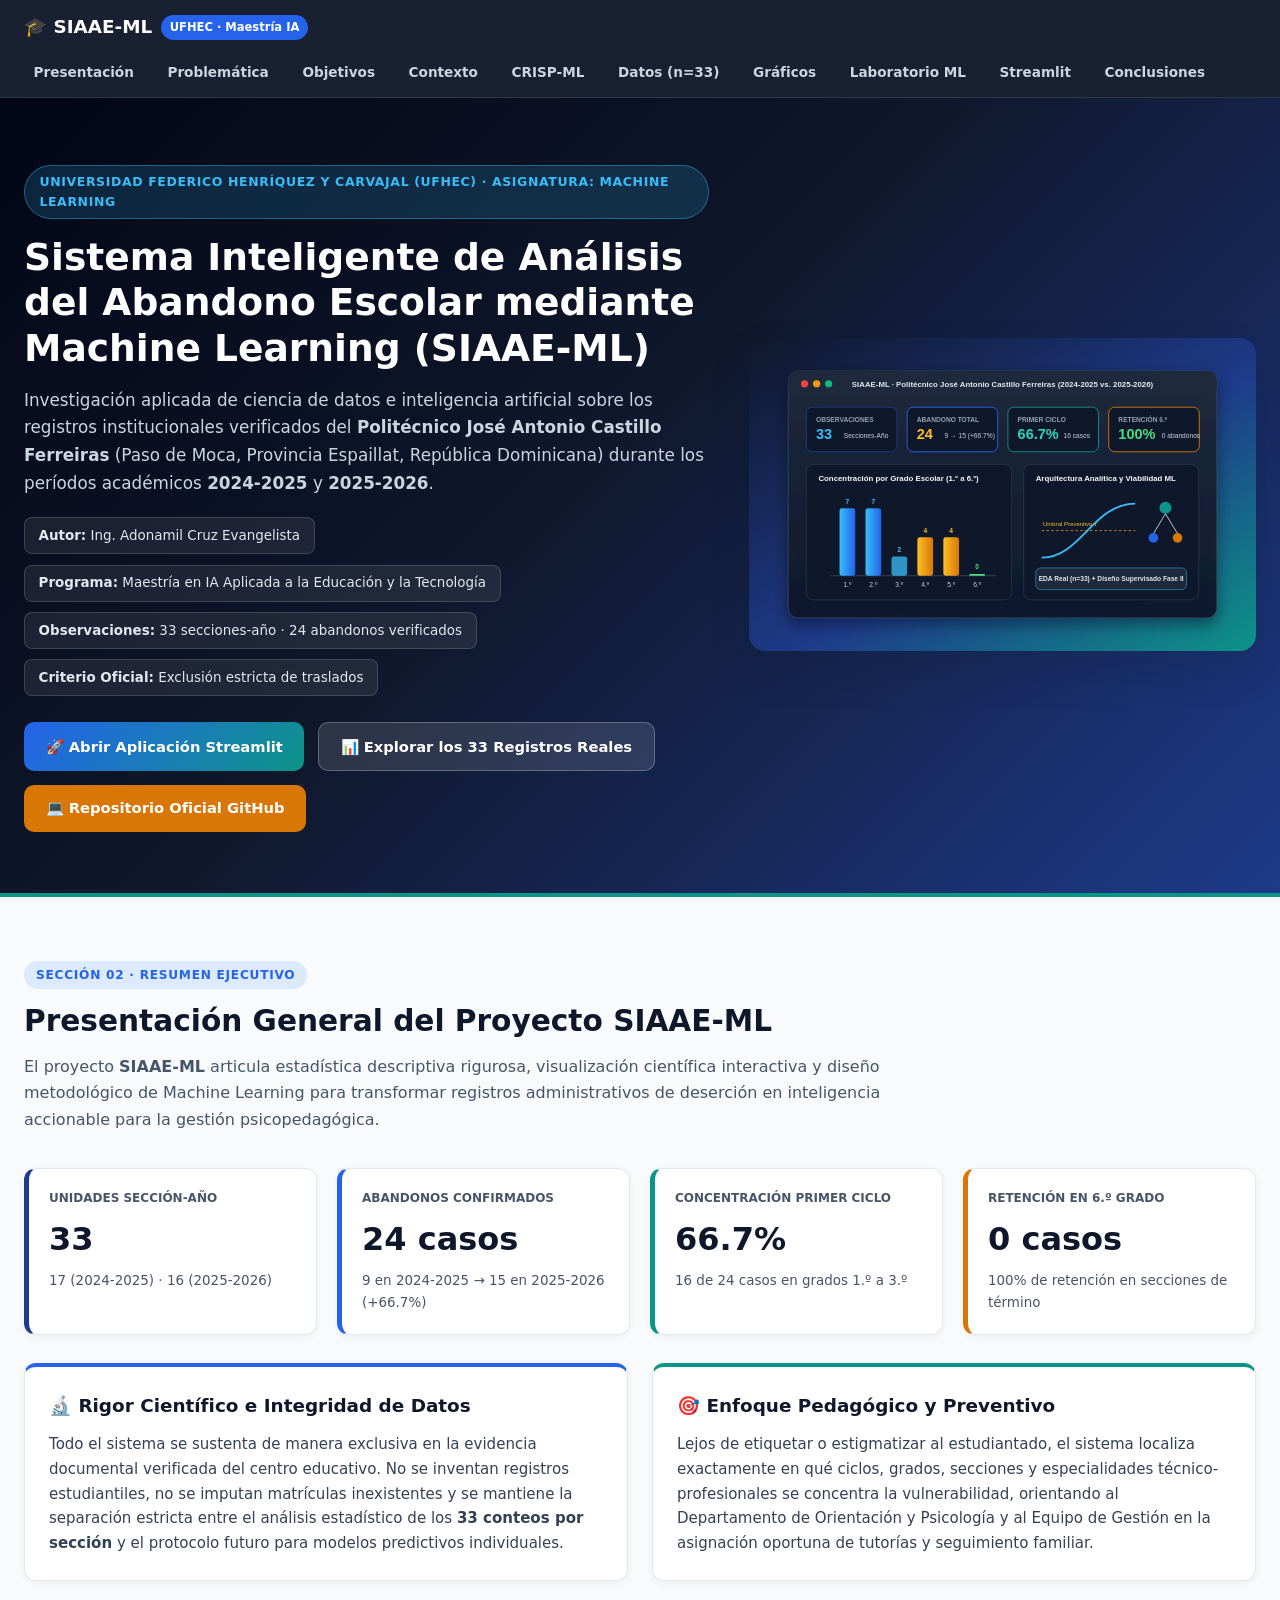
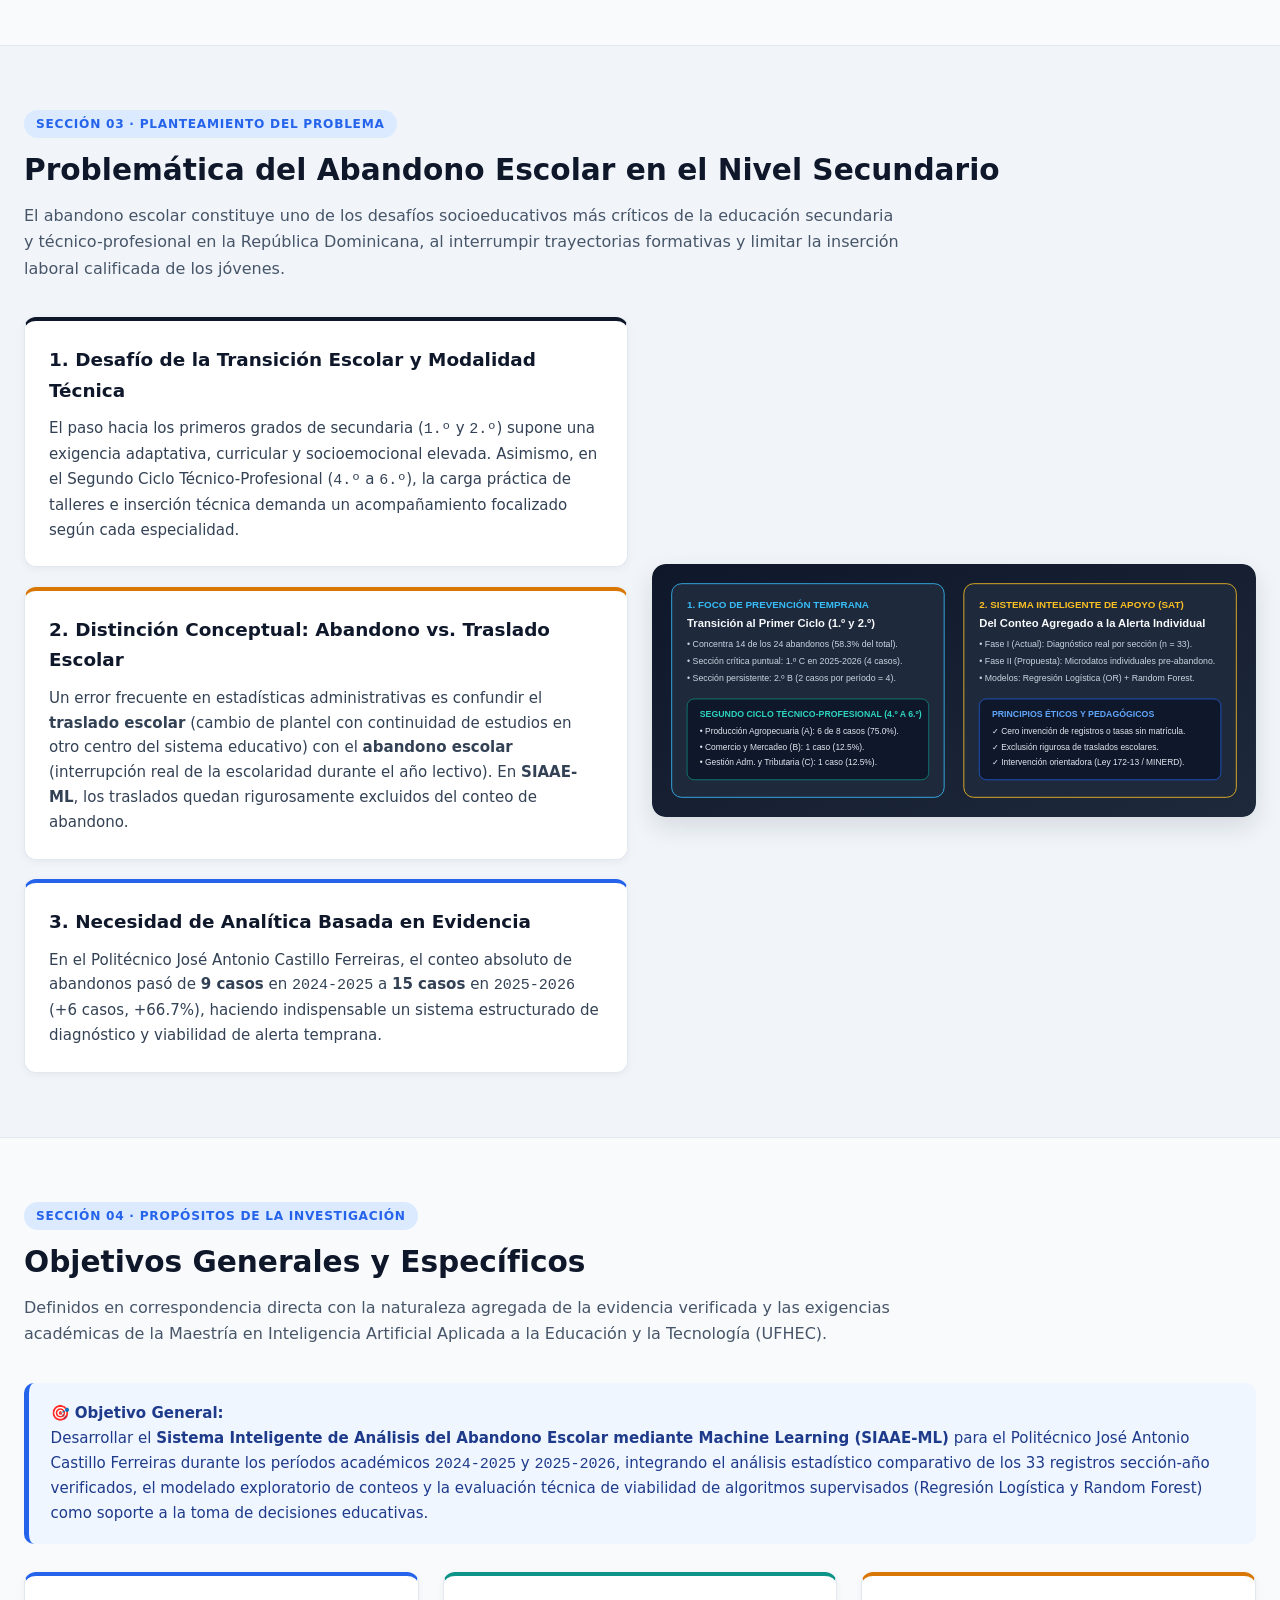
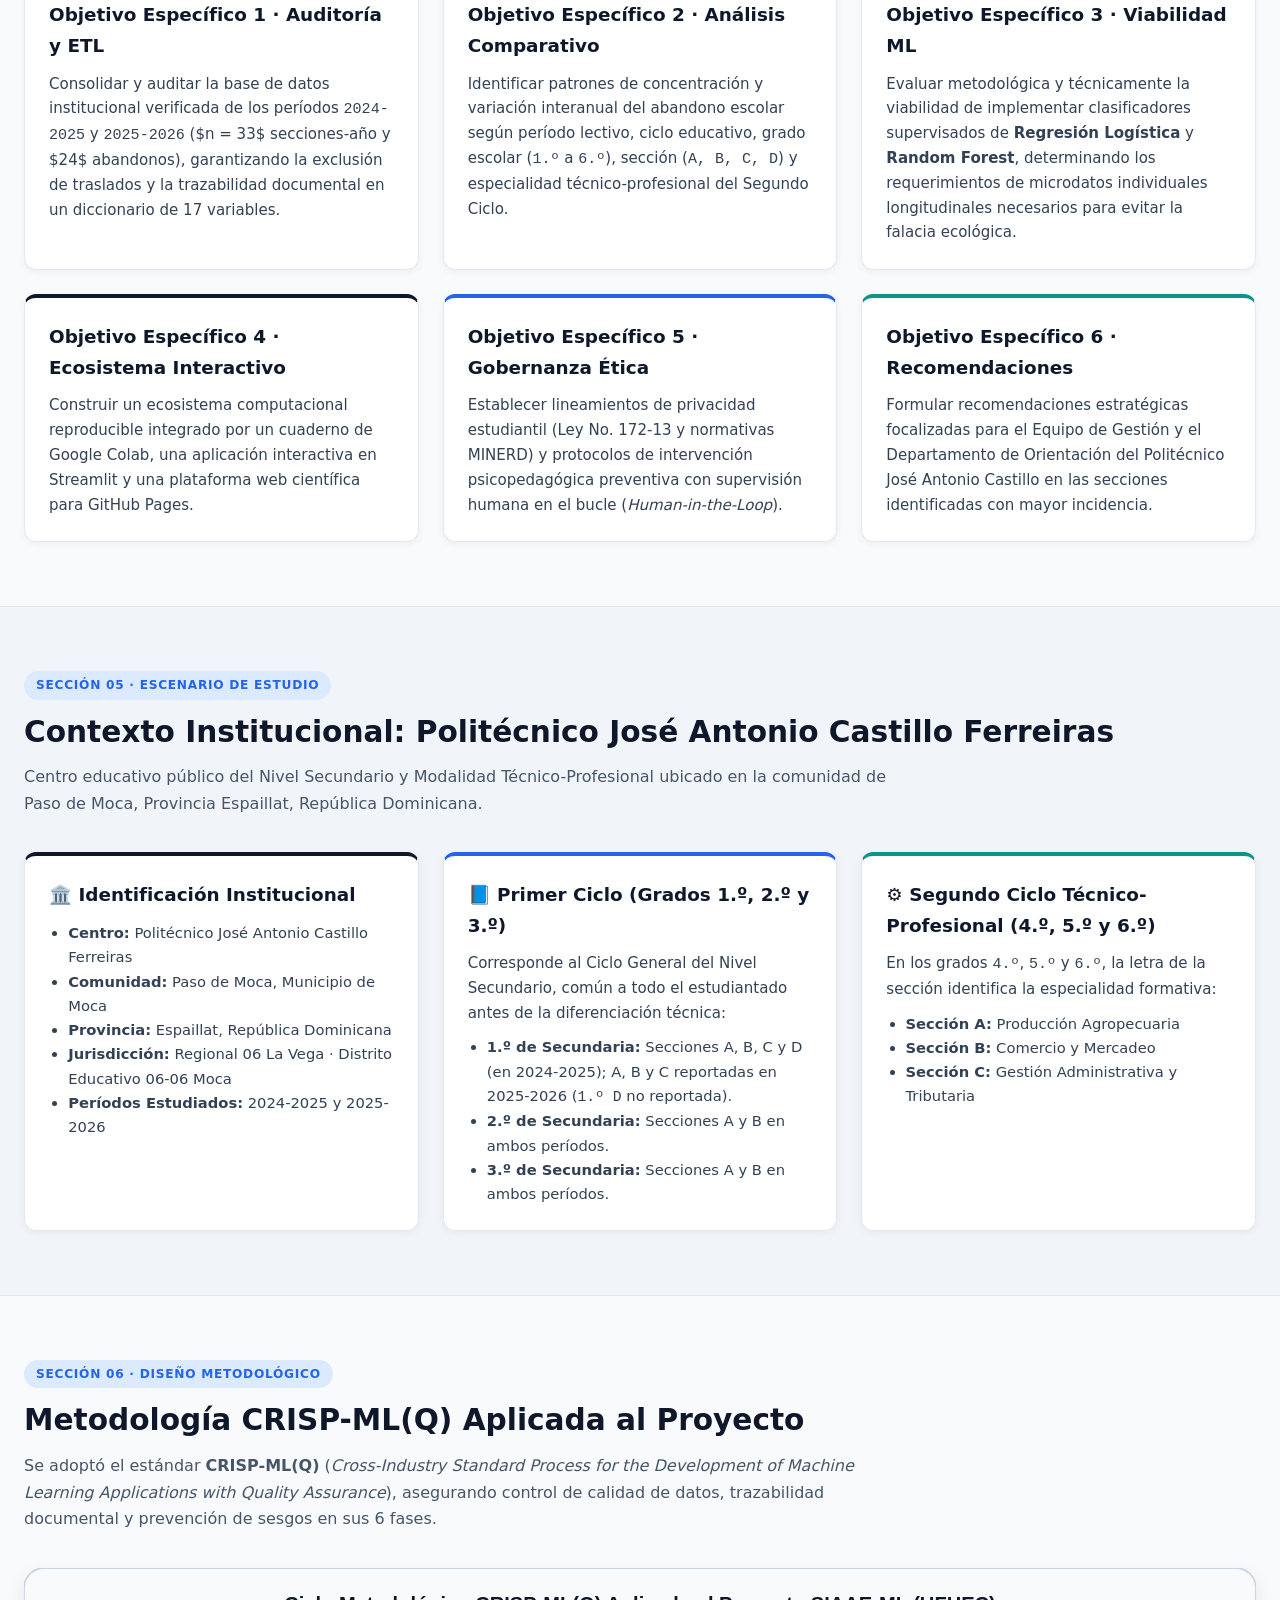
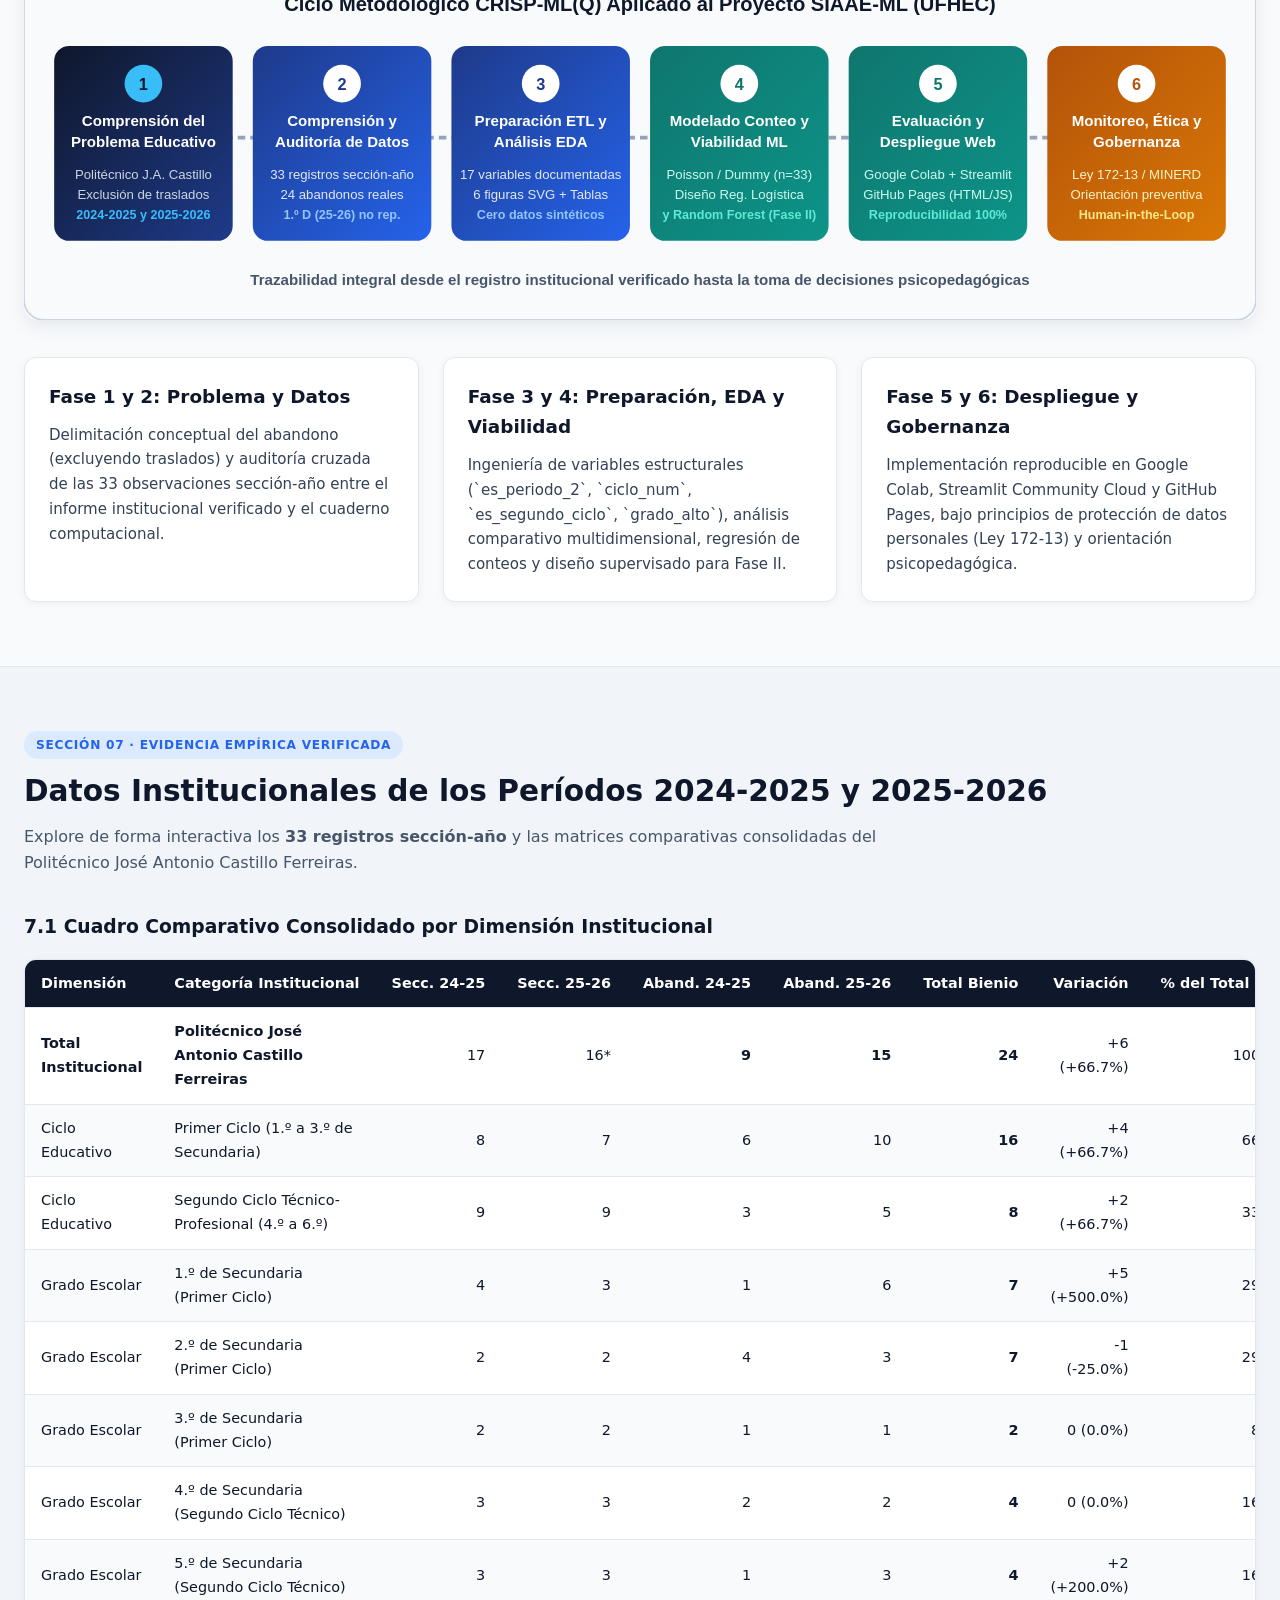
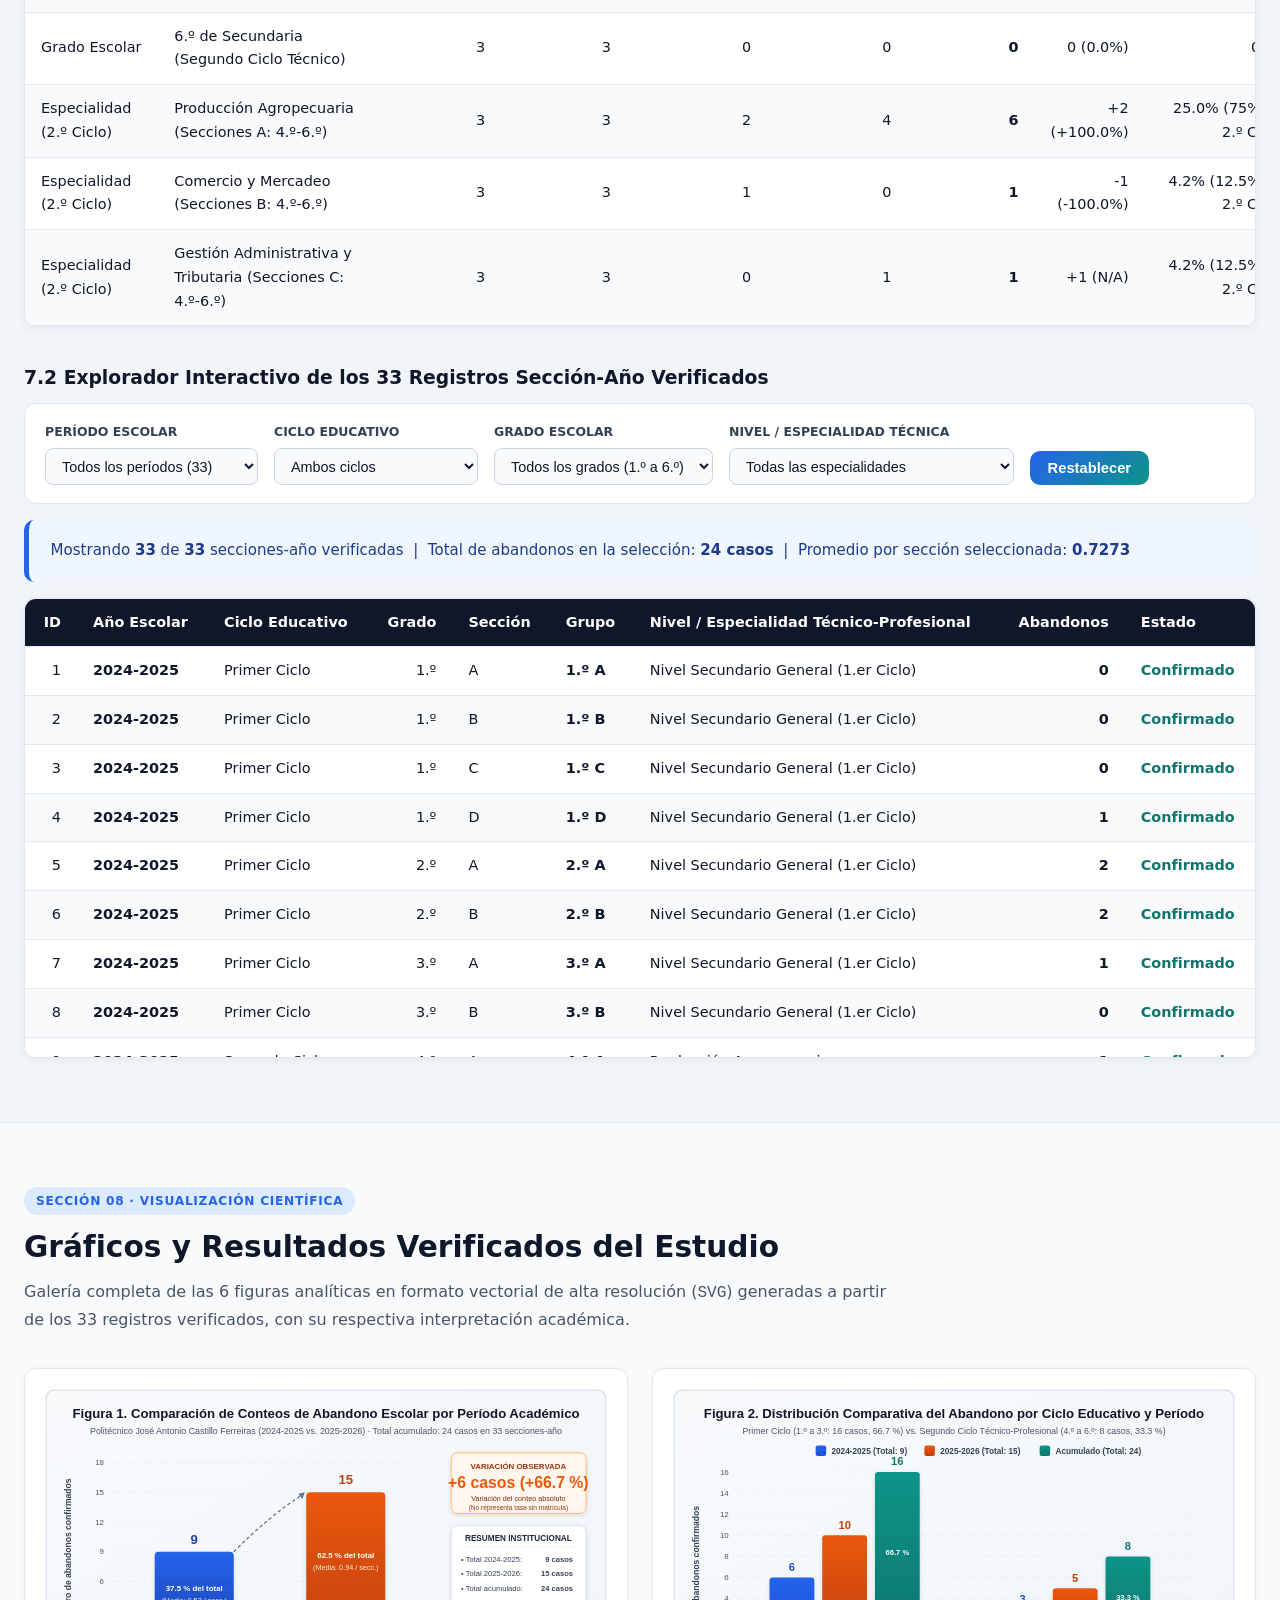
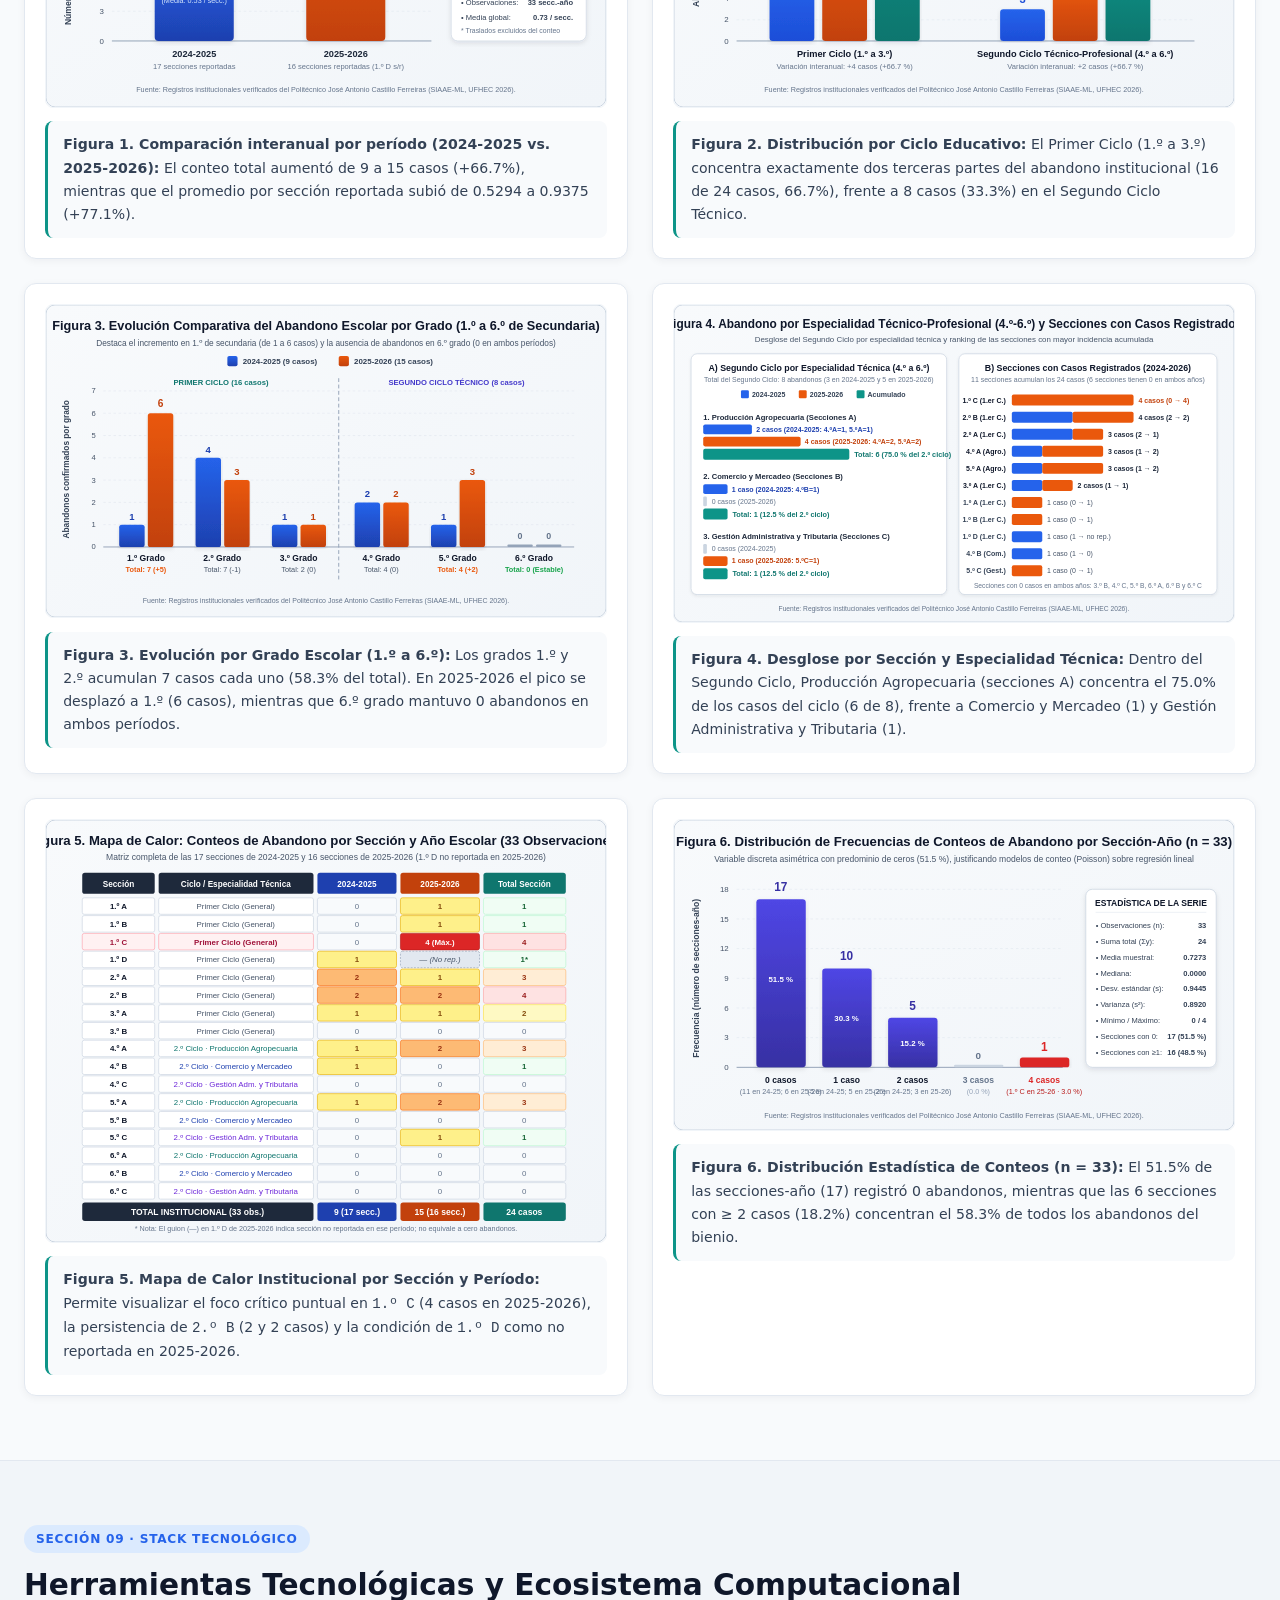
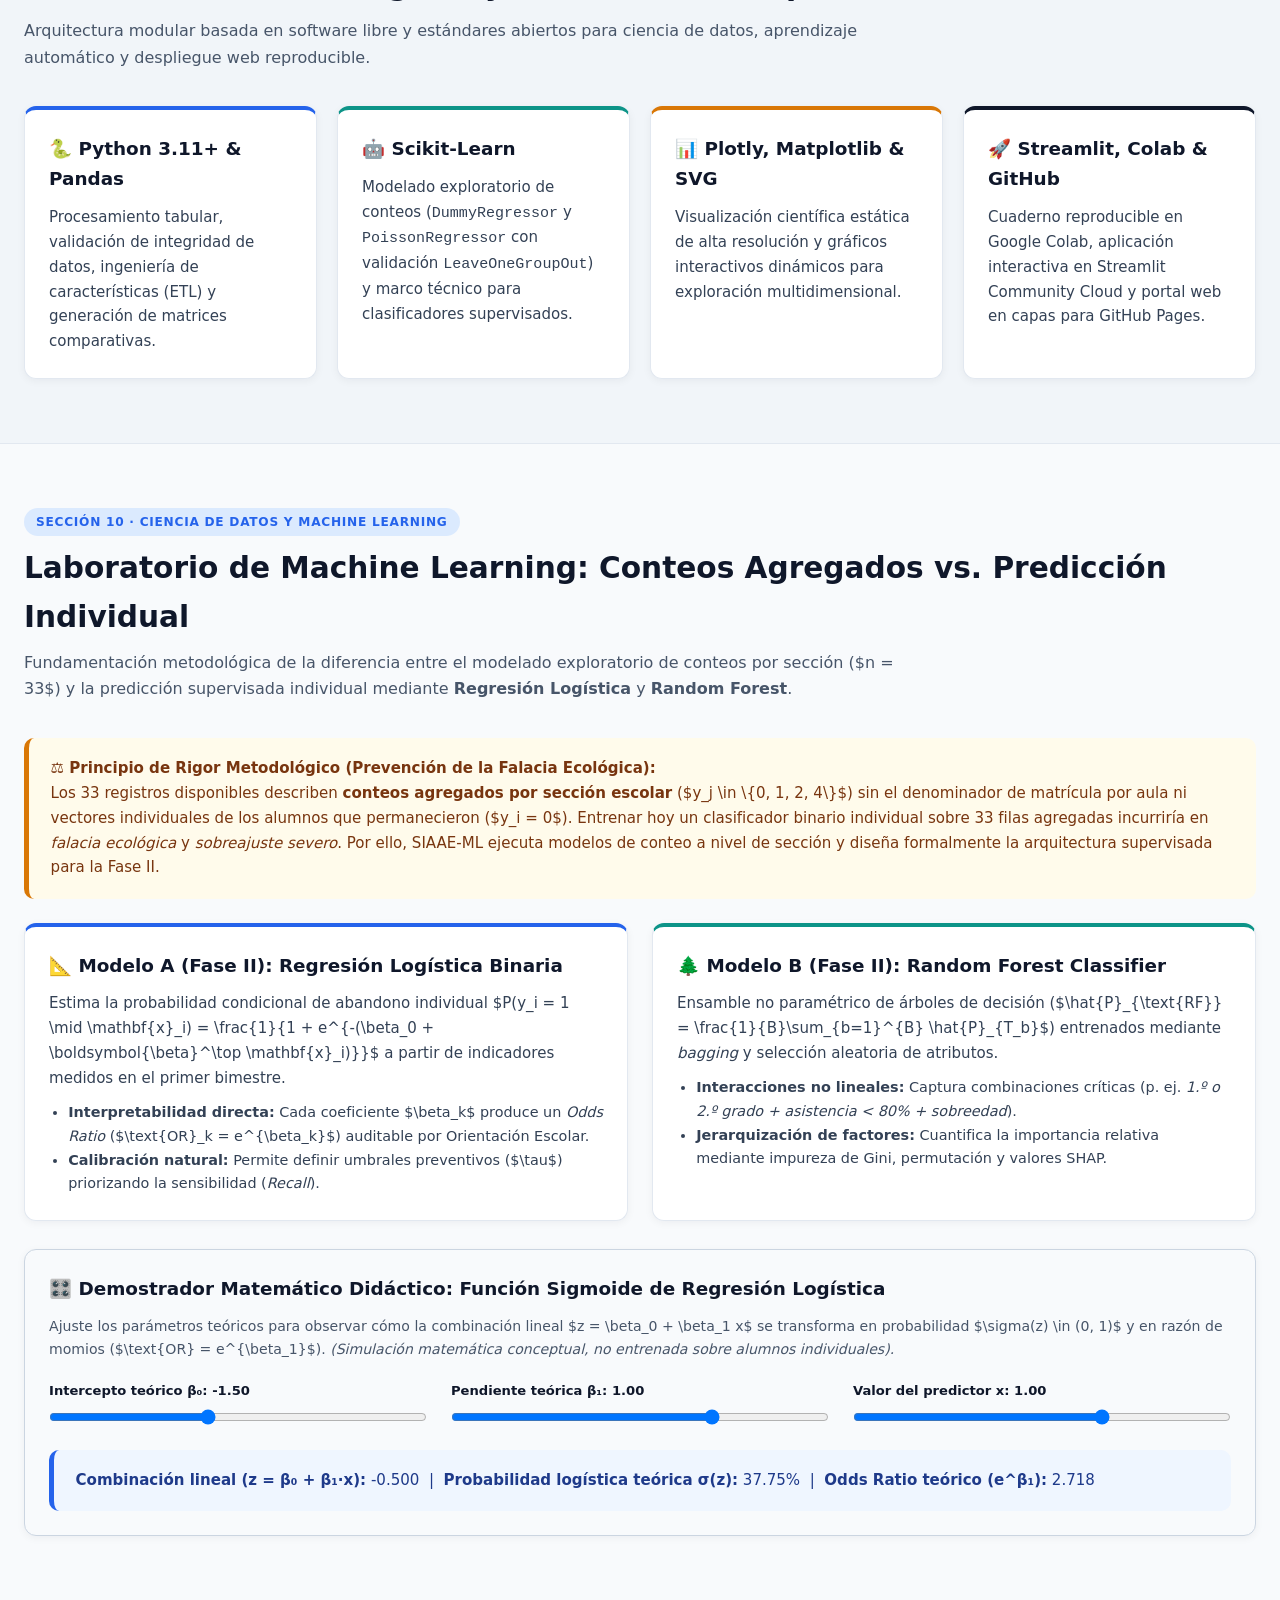
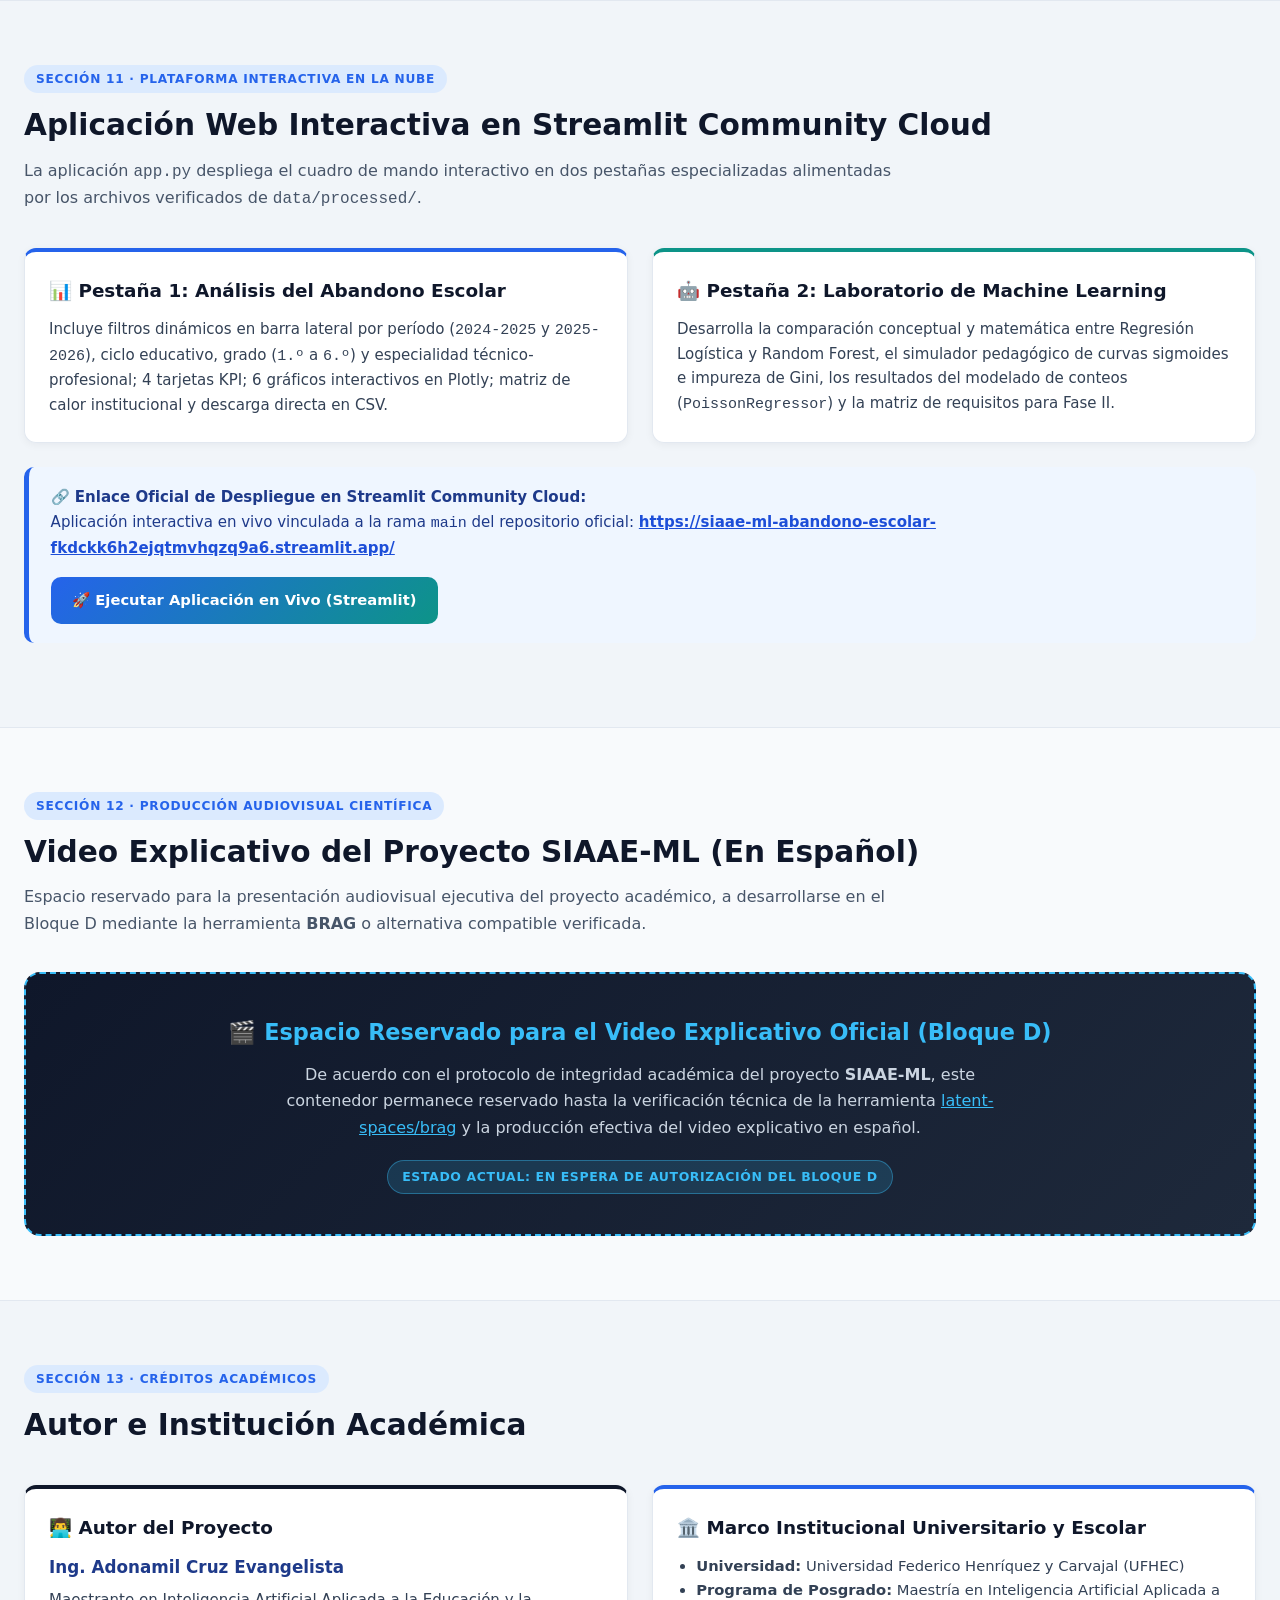
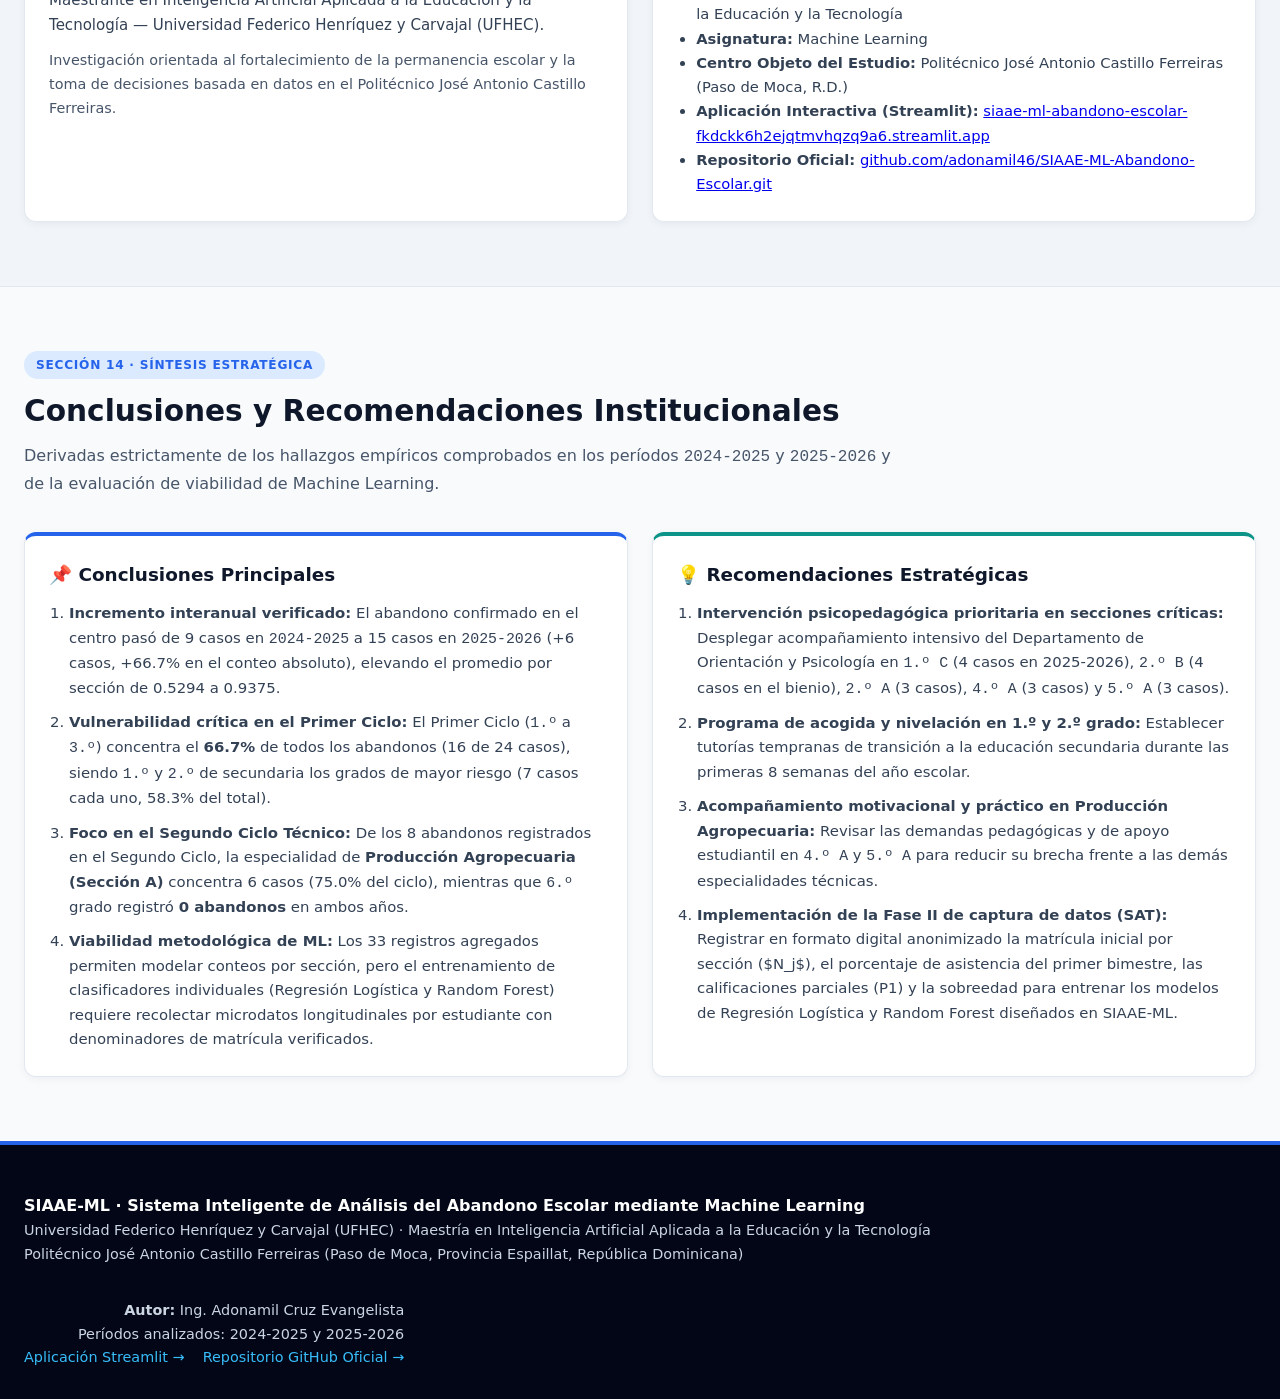
<file: index.html>
<!DOCTYPE html>
<html lang="es">
<head>
  <meta charset="UTF-8">
  <meta name="viewport" content="width=device-width, initial-scale=1.0">
  <meta name="description" content="SIAAE-ML: Sistema Inteligente de Análisis del Abandono Escolar mediante Machine Learning — Politécnico José Antonio Castillo Ferreiras (UFHEC).">
  <meta name="author" content="Ing. Adonamil Cruz Evangelista">
  <title>SIAAE-ML | Sistema Inteligente de Análisis del Abandono Escolar (UFHEC)</title>
  <link rel="stylesheet" href="assets/css/styles.css">
</head>
<body>

  <!-- BARRA DE NAVEGACIÓN -->
  <nav class="navbar">
    <div class="nav-container">
      <a href="#portada" class="nav-brand">
        🎓 SIAAE-ML <span class="tag">UFHEC · Maestría IA</span>
      </a>
      <ul class="nav-links">
        <li><a href="#presentacion">Presentación</a></li>
        <li><a href="#problematica">Problemática</a></li>
        <li><a href="#objetivos">Objetivos</a></li>
        <li><a href="#contexto">Contexto</a></li>
        <li><a href="#metodologia">CRISP-ML</a></li>
        <li><a href="#datos">Datos (n=33)</a></li>
        <li><a href="#graficos">Gráficos</a></li>
        <li><a href="#laboratorio-ml">Laboratorio ML</a></li>
        <li><a href="#streamlit">Streamlit</a></li>
        <li><a href="#conclusiones">Conclusiones</a></li>
      </ul>
    </div>
  </nav>

  <!-- SECCIÓN 1: PORTADA DEL SISTEMA SIAAE-ML -->
  <header id="portada" class="hero">
    <div class="hero-grid">
      <div>
        <span class="badge-ufhec">Universidad Federico Henríquez y Carvajal (UFHEC) · Asignatura: Machine Learning</span>
        <h1>Sistema Inteligente de Análisis del Abandono Escolar mediante Machine Learning (SIAAE-ML)</h1>
        <p class="lead">
          Investigación aplicada de ciencia de datos e inteligencia artificial sobre los registros institucionales verificados del
          <strong>Politécnico José Antonio Castillo Ferreiras</strong> (Paso de Moca, Provincia Espaillat, República Dominicana)
          durante los períodos académicos <strong>2024-2025</strong> y <strong>2025-2026</strong>.
        </p>
        <div class="meta-pills">
          <div class="meta-pill"><strong>Autor:</strong> Ing. Adonamil Cruz Evangelista</div>
          <div class="meta-pill"><strong>Programa:</strong> Maestría en IA Aplicada a la Educación y la Tecnología</div>
          <div class="meta-pill"><strong>Observaciones:</strong> 33 secciones-año · 24 abandonos verificados</div>
          <div class="meta-pill"><strong>Criterio Oficial:</strong> Exclusión estricta de traslados</div>
        </div>
        <div class="hero-actions">
          <a href="https://siaae-ml-abandono-escolar-fkdckk6h2ejqtmvhqzq9a6.streamlit.app/" target="_blank" rel="noopener noreferrer" class="btn btn-primary">🚀 Abrir Aplicación Streamlit</a>
          <a href="#datos" class="btn btn-secondary">📊 Explorar los 33 Registros Reales</a>
          <a href="https://github.com/adonamil46/SIAAE-ML-Abandono-Escolar.git" target="_blank" rel="noopener noreferrer" class="btn btn-amber">💻 Repositorio Oficial GitHub</a>
        </div>
      </div>
      <div class="hero-visual">
        <img src="assets/images/ilustracion_hero_siaae.svg" alt="Panel visual del Sistema SIAAE-ML con indicadores reales del Politécnico José Antonio Castillo Ferreiras">
      </div>
    </div>
  </header>

  <!-- SECCIÓN 2: PRESENTACIÓN DEL PROYECTO -->
  <section id="presentacion" class="section">
    <div class="section-header">
      <span class="section-num">Sección 02 · Resumen Ejecutivo</span>
      <h2 class="section-title">Presentación General del Proyecto SIAAE-ML</h2>
      <p class="section-desc">
        El proyecto <strong>SIAAE-ML</strong> articula estadística descriptiva rigurosa, visualización científica interactiva y diseño metodológico de Machine Learning para transformar registros administrativos de deserción en inteligencia accionable para la gestión psicopedagógica.
      </p>
    </div>

    <div class="grid-4" style="margin-bottom: 1.75rem;">
      <div class="kpi-box">
        <div class="label">Unidades Sección-Año</div>
        <div class="value">33</div>
        <div class="sub">17 (2024-2025) · 16 (2025-2026)</div>
      </div>
      <div class="kpi-box" style="border-left-color: #2563eb;">
        <div class="label">Abandonos Confirmados</div>
        <div class="value">24 casos</div>
        <div class="sub">9 en 2024-2025 → 15 en 2025-2026 (+66.7%)</div>
      </div>
      <div class="kpi-box" style="border-left-color: #0d9488;">
        <div class="label">Concentración Primer Ciclo</div>
        <div class="value">66.7%</div>
        <div class="sub">16 de 24 casos en grados 1.º a 3.º</div>
      </div>
      <div class="kpi-box" style="border-left-color: #d97706;">
        <div class="label">Retención en 6.º Grado</div>
        <div class="value">0 casos</div>
        <div class="sub">100% de retención en secciones de término</div>
      </div>
    </div>

    <div class="grid-2">
      <div class="card card-accent-blue">
        <h3>🔬 Rigor Científico e Integridad de Datos</h3>
        <p>
          Todo el sistema se sustenta de manera exclusiva en la evidencia documental verificada del centro educativo. No se inventan registros estudiantiles, no se imputan matrículas inexistentes y se mantiene la separación estricta entre el análisis estadístico de los <strong>33 conteos por sección</strong> y el protocolo futuro para modelos predictivos individuales.
        </p>
      </div>
      <div class="card card-accent-teal">
        <h3>🎯 Enfoque Pedagógico y Preventivo</h3>
        <p>
          Lejos de etiquetar o estigmatizar al estudiantado, el sistema localiza exactamente en qué ciclos, grados, secciones y especialidades técnico-profesionales se concentra la vulnerabilidad, orientando al Departamento de Orientación y Psicología y al Equipo de Gestión en la asignación oportuna de tutorías y seguimiento familiar.
        </p>
      </div>
    </div>
  </section>

  <!-- SECCIÓN 3: PROBLEMÁTICA DEL ABANDONO ESCOLAR -->
  <div class="section-alt">
    <section id="problematica" class="section">
      <div class="section-header">
        <span class="section-num">Sección 03 · Planteamiento del Problema</span>
        <h2 class="section-title">Problemática del Abandono Escolar en el Nivel Secundario</h2>
        <p class="section-desc">
          El abandono escolar constituye uno de los desafíos socioeducativos más críticos de la educación secundaria y técnico-profesional en la República Dominicana, al interrumpir trayectorias formativas y limitar la inserción laboral calificada de los jóvenes.
        </p>
      </div>

      <div class="grid-2" style="align-items: center;">
        <div>
          <div class="card card-accent-navy" style="margin-bottom: 1.2rem;">
            <h3>1. Desafío de la Transición Escolar y Modalidad Técnica</h3>
            <p>
              El paso hacia los primeros grados de secundaria (<code>1.º</code> y <code>2.º</code>) supone una exigencia adaptativa, curricular y socioemocional elevada. Asimismo, en el Segundo Ciclo Técnico-Profesional (<code>4.º</code> a <code>6.º</code>), la carga práctica de talleres e inserción técnica demanda un acompañamiento focalizado según cada especialidad.
            </p>
          </div>
          <div class="card card-accent-amber" style="margin-bottom: 1.2rem;">
            <h3>2. Distinción Conceptual: Abandono vs. Traslado Escolar</h3>
            <p>
              Un error frecuente en estadísticas administrativas es confundir el <strong>traslado escolar</strong> (cambio de plantel con continuidad de estudios en otro centro del sistema educativo) con el <strong>abandono escolar</strong> (interrupción real de la escolaridad durante el año lectivo). En <strong>SIAAE-ML</strong>, los traslados quedan rigurosamente excluidos del conteo de abandono.
            </p>
          </div>
          <div class="card card-accent-blue">
            <h3>3. Necesidad de Analítica Basada en Evidencia</h3>
            <p>
              En el Politécnico José Antonio Castillo Ferreiras, el conteo absoluto de abandonos pasó de <strong>9 casos</strong> en <code>2024-2025</code> a <strong>15 casos</strong> en <code>2025-2026</code> (+6 casos, +66.7%), haciendo indispensable un sistema estructurado de diagnóstico y viabilidad de alerta temprana.
            </p>
          </div>
        </div>
        <div>
          <img src="assets/images/ilustracion_permanencia_ia.svg" alt="Esquema visual de prevención temprana y ética de IA en SIAAE-ML" style="width:100%; border-radius:14px; box-shadow: 0 10px 25px rgba(15,23,42,0.12);">
        </div>
      </div>
    </section>
  </div>

  <!-- SECCIÓN 4: OBJETIVOS GENERALES Y ESPECÍFICOS -->
  <section id="objetivos" class="section">
    <div class="section-header">
      <span class="section-num">Sección 04 · Propósitos de la Investigación</span>
      <h2 class="section-title">Objetivos Generales y Específicos</h2>
      <p class="section-desc">
        Definidos en correspondencia directa con la naturaleza agregada de la evidencia verificada y las exigencias académicas de la Maestría en Inteligencia Artificial Aplicada a la Educación y la Tecnología (UFHEC).
      </p>
    </div>

    <div class="callout callout-info" style="margin-bottom: 1.75rem;">
      <strong>🎯 Objetivo General:</strong><br>
      Desarrollar el <strong>Sistema Inteligente de Análisis del Abandono Escolar mediante Machine Learning (SIAAE-ML)</strong> para el Politécnico José Antonio Castillo Ferreiras durante los períodos académicos <code>2024-2025</code> y <code>2025-2026</code>, integrando el análisis estadístico comparativo de los 33 registros sección-año verificados, el modelado exploratorio de conteos y la evaluación técnica de viabilidad de algoritmos supervisados (Regresión Logística y Random Forest) como soporte a la toma de decisiones educativas.
    </div>

    <div class="grid-3">
      <div class="card card-accent-blue">
        <h3>Objetivo Específico 1 · Auditoría y ETL</h3>
        <p>
          Consolidar y auditar la base de datos institucional verificada de los períodos <code>2024-2025</code> y <code>2025-2026</code> ($n = 33$ secciones-año y $24$ abandonos), garantizando la exclusión de traslados y la trazabilidad documental en un diccionario de 17 variables.
        </p>
      </div>
      <div class="card card-accent-teal">
        <h3>Objetivo Específico 2 · Análisis Comparativo</h3>
        <p>
          Identificar patrones de concentración y variación interanual del abandono escolar según período lectivo, ciclo educativo, grado escolar (<code>1.º</code> a <code>6.º</code>), sección (<code>A, B, C, D</code>) y especialidad técnico-profesional del Segundo Ciclo.
        </p>
      </div>
      <div class="card card-accent-amber">
        <h3>Objetivo Específico 3 · Viabilidad ML</h3>
        <p>
          Evaluar metodológica y técnicamente la viabilidad de implementar clasificadores supervisados de <strong>Regresión Logística</strong> y <strong>Random Forest</strong>, determinando los requerimientos de microdatos individuales longitudinales necesarios para evitar la falacia ecológica.
        </p>
      </div>
      <div class="card card-accent-navy">
        <h3>Objetivo Específico 4 · Ecosistema Interactivo</h3>
        <p>
          Construir un ecosistema computacional reproducible integrado por un cuaderno de Google Colab, una aplicación interactiva en Streamlit y una plataforma web científica para GitHub Pages.
        </p>
      </div>
      <div class="card card-accent-blue">
        <h3>Objetivo Específico 5 · Gobernanza Ética</h3>
        <p>
          Establecer lineamientos de privacidad estudiantil (Ley No. 172-13 y normativas MINERD) y protocolos de intervención psicopedagógica preventiva con supervisión humana en el bucle (<em>Human-in-the-Loop</em>).
        </p>
      </div>
      <div class="card card-accent-teal">
        <h3>Objetivo Específico 6 · Recomendaciones</h3>
        <p>
          Formular recomendaciones estratégicas focalizadas para el Equipo de Gestión y el Departamento de Orientación del Politécnico José Antonio Castillo en las secciones identificadas con mayor incidencia.
        </p>
      </div>
    </div>
  </section>

  <!-- SECCIÓN 5: CONTEXTO INSTITUCIONAL -->
  <div class="section-alt">
    <section id="contexto" class="section">
      <div class="section-header">
        <span class="section-num">Sección 05 · Escenario de Estudio</span>
        <h2 class="section-title">Contexto Institucional: Politécnico José Antonio Castillo Ferreiras</h2>
        <p class="section-desc">
          Centro educativo público del Nivel Secundario y Modalidad Técnico-Profesional ubicado en la comunidad de Paso de Moca, Provincia Espaillat, República Dominicana.
        </p>
      </div>

      <div class="grid-3">
        <div class="card card-accent-navy">
          <h3>🏛️ Identificación Institucional</h3>
          <ul style="padding-left: 1.2rem; font-size: 0.92rem; color: var(--slate-700);">
            <li><strong>Centro:</strong> Politécnico José Antonio Castillo Ferreiras</li>
            <li><strong>Comunidad:</strong> Paso de Moca, Municipio de Moca</li>
            <li><strong>Provincia:</strong> Espaillat, República Dominicana</li>
            <li><strong>Jurisdicción:</strong> Regional 06 La Vega · Distrito Educativo 06-06 Moca</li>
            <li><strong>Períodos Estudiados:</strong> 2024-2025 y 2025-2026</li>
          </ul>
        </div>
        <div class="card card-accent-blue">
          <h3>📘 Primer Ciclo (Grados 1.º, 2.º y 3.º)</h3>
          <p style="margin-bottom: 0.6rem;">
            Corresponde al Ciclo General del Nivel Secundario, común a todo el estudiantado antes de la diferenciación técnica:
          </p>
          <ul style="padding-left: 1.2rem; font-size: 0.92rem; color: var(--slate-700);">
            <li><strong>1.º de Secundaria:</strong> Secciones A, B, C y D (en 2024-2025); A, B y C reportadas en 2025-2026 (<code>1.º D</code> no reportada).</li>
            <li><strong>2.º de Secundaria:</strong> Secciones A y B en ambos períodos.</li>
            <li><strong>3.º de Secundaria:</strong> Secciones A y B en ambos períodos.</li>
          </ul>
        </div>
        <div class="card card-accent-teal">
          <h3>⚙️ Segundo Ciclo Técnico-Profesional (4.º, 5.º y 6.º)</h3>
          <p style="margin-bottom: 0.6rem;">
            En los grados <code>4.º</code>, <code>5.º</code> y <code>6.º</code>, la letra de la sección identifica la especialidad formativa:
          </p>
          <ul style="padding-left: 1.2rem; font-size: 0.92rem; color: var(--slate-700);">
            <li><strong>Sección A:</strong> Producción Agropecuaria</li>
            <li><strong>Sección B:</strong> Comercio y Mercadeo</li>
            <li><strong>Sección C:</strong> Gestión Administrativa y Tributaria</li>
          </ul>
        </div>
      </div>
    </section>
  </div>

  <!-- SECCIÓN 6: METODOLOGÍA CRISP-ML -->
  <section id="metodologia" class="section">
    <div class="section-header">
      <span class="section-num">Sección 06 · Diseño Metodológico</span>
      <h2 class="section-title">Metodología CRISP-ML(Q) Aplicada al Proyecto</h2>
      <p class="section-desc">
        Se adoptó el estándar <strong>CRISP-ML(Q)</strong> (<em>Cross-Industry Standard Process for the Development of Machine Learning Applications with Quality Assurance</em>), asegurando control de calidad de datos, trazabilidad documental y prevención de sesgos en sus 6 fases.
      </p>
    </div>

    <div style="margin-bottom: 1.8rem;">
      <img src="assets/images/diagrama_crisp_ml.svg" alt="Diagrama del flujo metodológico CRISP-ML(Q) en 6 etapas" style="width:100%; border-radius:14px; box-shadow: 0 6px 18px rgba(15,23,42,0.08);">
    </div>

    <div class="grid-3">
      <div class="card">
        <h3>Fase 1 y 2: Problema y Datos</h3>
        <p>Delimitación conceptual del abandono (excluyendo traslados) y auditoría cruzada de las 33 observaciones sección-año entre el informe institucional verificado y el cuaderno computacional.</p>
      </div>
      <div class="card">
        <h3>Fase 3 y 4: Preparación, EDA y Viabilidad</h3>
        <p>Ingeniería de variables estructurales (`es_periodo_2`, `ciclo_num`, `es_segundo_ciclo`, `grado_alto`), análisis comparativo multidimensional, regresión de conteos y diseño supervisado para Fase II.</p>
      </div>
      <div class="card">
        <h3>Fase 5 y 6: Despliegue y Gobernanza</h3>
        <p>Implementación reproducible en Google Colab, Streamlit Community Cloud y GitHub Pages, bajo principios de protección de datos personales (Ley 172-13) y orientación psicopedagógica.</p>
      </div>
    </div>
  </section>

  <!-- SECCIÓN 7: DATOS DE 2024-2025 Y 2025-2026 -->
  <div class="section-alt">
    <section id="datos" class="section">
      <div class="section-header">
        <span class="section-num">Sección 07 · Evidencia Empírica Verificada</span>
        <h2 class="section-title">Datos Institucionales de los Períodos 2024-2025 y 2025-2026</h2>
        <p class="section-desc">
          Explore de forma interactiva los <strong>33 registros sección-año</strong> y las matrices comparativas consolidadas del Politécnico José Antonio Castillo Ferreiras.
        </p>
      </div>

      <!-- Tabla Resumen Comparativa por Ciclo, Grado y Especialidad -->
      <h3 style="margin-bottom: 0.6rem; color: var(--navy-900);">7.1 Cuadro Comparativo Consolidado por Dimensión Institucional</h3>
      <div class="table-wrapper" style="margin-bottom: 2.2rem;">
        <table class="academic-table">
          <thead>
            <tr>
              <th>Dimensión</th>
              <th>Categoría Institucional</th>
              <th class="num-col">Secc. 24-25</th>
              <th class="num-col">Secc. 25-26</th>
              <th class="num-col">Aband. 24-25</th>
              <th class="num-col">Aband. 25-26</th>
              <th class="num-col">Total Bienio</th>
              <th class="num-col">Variación</th>
              <th class="num-col">% del Total (24)</th>
            </tr>
          </thead>
          <tbody>
            <tr>
              <td><strong>Total Institucional</strong></td>
              <td><strong>Politécnico José Antonio Castillo Ferreiras</strong></td>
              <td class="num-col">17</td>
              <td class="num-col">16*</td>
              <td class="num-col"><strong>9</strong></td>
              <td class="num-col"><strong>15</strong></td>
              <td class="num-col"><strong>24</strong></td>
              <td class="num-col">+6 (+66.7%)</td>
              <td class="num-col">100.0%</td>
            </tr>
            <tr>
              <td>Ciclo Educativo</td>
              <td>Primer Ciclo (1.º a 3.º de Secundaria)</td>
              <td class="num-col">8</td>
              <td class="num-col">7</td>
              <td class="num-col">6</td>
              <td class="num-col">10</td>
              <td class="num-col"><strong>16</strong></td>
              <td class="num-col">+4 (+66.7%)</td>
              <td class="num-col">66.7%</td>
            </tr>
            <tr>
              <td>Ciclo Educativo</td>
              <td>Segundo Ciclo Técnico-Profesional (4.º a 6.º)</td>
              <td class="num-col">9</td>
              <td class="num-col">9</td>
              <td class="num-col">3</td>
              <td class="num-col">5</td>
              <td class="num-col"><strong>8</strong></td>
              <td class="num-col">+2 (+66.7%)</td>
              <td class="num-col">33.3%</td>
            </tr>
            <tr>
              <td>Grado Escolar</td>
              <td>1.º de Secundaria (Primer Ciclo)</td>
              <td class="num-col">4</td>
              <td class="num-col">3</td>
              <td class="num-col">1</td>
              <td class="num-col">6</td>
              <td class="num-col"><strong>7</strong></td>
              <td class="num-col">+5 (+500.0%)</td>
              <td class="num-col">29.2%</td>
            </tr>
            <tr>
              <td>Grado Escolar</td>
              <td>2.º de Secundaria (Primer Ciclo)</td>
              <td class="num-col">2</td>
              <td class="num-col">2</td>
              <td class="num-col">4</td>
              <td class="num-col">3</td>
              <td class="num-col"><strong>7</strong></td>
              <td class="num-col">-1 (-25.0%)</td>
              <td class="num-col">29.2%</td>
            </tr>
            <tr>
              <td>Grado Escolar</td>
              <td>3.º de Secundaria (Primer Ciclo)</td>
              <td class="num-col">2</td>
              <td class="num-col">2</td>
              <td class="num-col">1</td>
              <td class="num-col">1</td>
              <td class="num-col"><strong>2</strong></td>
              <td class="num-col">0 (0.0%)</td>
              <td class="num-col">8.3%</td>
            </tr>
            <tr>
              <td>Grado Escolar</td>
              <td>4.º de Secundaria (Segundo Ciclo Técnico)</td>
              <td class="num-col">3</td>
              <td class="num-col">3</td>
              <td class="num-col">2</td>
              <td class="num-col">2</td>
              <td class="num-col"><strong>4</strong></td>
              <td class="num-col">0 (0.0%)</td>
              <td class="num-col">16.7%</td>
            </tr>
            <tr>
              <td>Grado Escolar</td>
              <td>5.º de Secundaria (Segundo Ciclo Técnico)</td>
              <td class="num-col">3</td>
              <td class="num-col">3</td>
              <td class="num-col">1</td>
              <td class="num-col">3</td>
              <td class="num-col"><strong>4</strong></td>
              <td class="num-col">+2 (+200.0%)</td>
              <td class="num-col">16.7%</td>
            </tr>
            <tr>
              <td>Grado Escolar</td>
              <td>6.º de Secundaria (Segundo Ciclo Técnico)</td>
              <td class="num-col">3</td>
              <td class="num-col">3</td>
              <td class="num-col">0</td>
              <td class="num-col">0</td>
              <td class="num-col"><strong>0</strong></td>
              <td class="num-col">0 (0.0%)</td>
              <td class="num-col">0.0%</td>
            </tr>
            <tr>
              <td>Especialidad (2.º Ciclo)</td>
              <td>Producción Agropecuaria (Secciones A: 4.º-6.º)</td>
              <td class="num-col">3</td>
              <td class="num-col">3</td>
              <td class="num-col">2</td>
              <td class="num-col">4</td>
              <td class="num-col"><strong>6</strong></td>
              <td class="num-col">+2 (+100.0%)</td>
              <td class="num-col">25.0% (75% del 2.º Ciclo)</td>
            </tr>
            <tr>
              <td>Especialidad (2.º Ciclo)</td>
              <td>Comercio y Mercadeo (Secciones B: 4.º-6.º)</td>
              <td class="num-col">3</td>
              <td class="num-col">3</td>
              <td class="num-col">1</td>
              <td class="num-col">0</td>
              <td class="num-col"><strong>1</strong></td>
              <td class="num-col">-1 (-100.0%)</td>
              <td class="num-col">4.2% (12.5% del 2.º Ciclo)</td>
            </tr>
            <tr>
              <td>Especialidad (2.º Ciclo)</td>
              <td>Gestión Administrativa y Tributaria (Secciones C: 4.º-6.º)</td>
              <td class="num-col">3</td>
              <td class="num-col">3</td>
              <td class="num-col">0</td>
              <td class="num-col">1</td>
              <td class="num-col"><strong>1</strong></td>
              <td class="num-col">+1 (N/A)</td>
              <td class="num-col">4.2% (12.5% del 2.º Ciclo)</td>
            </tr>
          </tbody>
        </table>
      </div>

      <!-- Explorador Interactivo JS de los 33 Registros -->
      <h3 style="margin-bottom: 0.6rem; color: var(--navy-900);">7.2 Explorador Interactivo de los 33 Registros Sección-Año Verificados</h3>
      <div class="filter-bar">
        <div class="filter-group">
          <label for="filtro-anio">Período Escolar</label>
          <select id="filtro-anio">
            <option value="TODOS">Todos los períodos (33)</option>
            <option value="2024-2025">2024-2025 (17 secciones)</option>
            <option value="2025-2026">2025-2026 (16 secciones)</option>
          </select>
        </div>
        <div class="filter-group">
          <label for="filtro-ciclo">Ciclo Educativo</label>
          <select id="filtro-ciclo">
            <option value="TODOS">Ambos ciclos</option>
            <option value="Primer Ciclo">Primer Ciclo (1.º a 3.º)</option>
            <option value="Segundo Ciclo">Segundo Ciclo (4.º a 6.º)</option>
          </select>
        </div>
        <div class="filter-group">
          <label for="filtro-grado">Grado Escolar</label>
          <select id="filtro-grado">
            <option value="TODOS">Todos los grados (1.º a 6.º)</option>
            <option value="1">1.º de Secundaria</option>
            <option value="2">2.º de Secundaria</option>
            <option value="3">3.º de Secundaria</option>
            <option value="4">4.º de Secundaria</option>
            <option value="5">5.º de Secundaria</option>
            <option value="6">6.º de Secundaria</option>
          </select>
        </div>
        <div class="filter-group">
          <label for="filtro-esp">Nivel / Especialidad Técnica</label>
          <select id="filtro-esp">
            <option value="TODOS">Todas las especialidades</option>
            <option value="Nivel Secundario General (1.er Ciclo)">Nivel Secundario General (1.er Ciclo)</option>
            <option value="Producción Agropecuaria">Producción Agropecuaria</option>
            <option value="Comercio y Mercadeo">Comercio y Mercadeo</option>
            <option value="Gestión Administrativa y Tributaria">Gestión Administrativa y Tributaria</option>
          </select>
        </div>
        <button id="btn-reset-filtros" type="button" class="btn btn-primary" style="padding: 0.58rem 1.1rem;">Restablecer</button>
      </div>

      <div id="resumen-filtro-dinamico" class="callout callout-info" style="margin-top: 0.5rem; margin-bottom: 0.85rem;"></div>

      <div class="table-wrapper" style="max-height: 460px; overflow-y: auto;">
        <table class="academic-table">
          <thead>
            <tr>
              <th class="num-col">ID</th>
              <th>Año Escolar</th>
              <th>Ciclo Educativo</th>
              <th class="num-col">Grado</th>
              <th>Sección</th>
              <th>Grupo</th>
              <th>Nivel / Especialidad Técnico-Profesional</th>
              <th class="num-col">Abandonos</th>
              <th>Estado</th>
            </tr>
          </thead>
          <tbody id="tabla-registros-body"></tbody>
        </table>
      </div>
    </section>
  </div>

  <!-- SECCIÓN 8: GRÁFICOS Y RESULTADOS VERIFICADOS -->
  <section id="graficos" class="section">
    <div class="section-header">
      <span class="section-num">Sección 08 · Visualización Científica</span>
      <h2 class="section-title">Gráficos y Resultados Verificados del Estudio</h2>
      <p class="section-desc">
        Galería completa de las 6 figuras analíticas en formato vectorial de alta resolución (<code>SVG</code>) generadas a partir de los 33 registros verificados, con su respectiva interpretación académica.
      </p>
    </div>

    <div class="grid-2">
      <div class="figure-card">
        <img src="results/figures/fig1_abandono_por_periodo.svg" alt="Figura 1: Abandono escolar por período lectivo">
        <div class="figure-caption">
          <strong>Figura 1. Comparación interanual por período (2024-2025 vs. 2025-2026):</strong> El conteo total aumentó de 9 a 15 casos (+66.7%), mientras que el promedio por sección reportada subió de 0.5294 a 0.9375 (+77.1%).
        </div>
      </div>

      <div class="figure-card">
        <img src="results/figures/fig2_abandono_por_ciclo.svg" alt="Figura 2: Abandono escolar por ciclo educativo">
        <div class="figure-caption">
          <strong>Figura 2. Distribución por Ciclo Educativo:</strong> El Primer Ciclo (1.º a 3.º) concentra exactamente dos terceras partes del abandono institucional (16 de 24 casos, 66.7%), frente a 8 casos (33.3%) en el Segundo Ciclo Técnico.
        </div>
      </div>

      <div class="figure-card">
        <img src="results/figures/fig3_abandono_por_grado.svg" alt="Figura 3: Abandono escolar por grado">
        <div class="figure-caption">
          <strong>Figura 3. Evolución por Grado Escolar (1.º a 6.º):</strong> Los grados 1.º y 2.º acumulan 7 casos cada uno (58.3% del total). En 2025-2026 el pico se desplazó a 1.º (6 casos), mientras que 6.º grado mantuvo 0 abandonos en ambos períodos.
        </div>
      </div>

      <div class="figure-card">
        <img src="results/figures/fig4_abandono_por_seccion_y_especialidad.svg" alt="Figura 4: Abandono por sección y especialidad técnica">
        <div class="figure-caption">
          <strong>Figura 4. Desglose por Sección y Especialidad Técnica:</strong> Dentro del Segundo Ciclo, Producción Agropecuaria (secciones A) concentra el 75.0% de los casos del ciclo (6 de 8), frente a Comercio y Mercadeo (1) y Gestión Administrativa y Tributaria (1).
        </div>
      </div>

      <div class="figure-card">
        <img src="results/figures/fig5_mapa_calor_grado_periodo.svg" alt="Figura 5: Mapa de calor sección por período">
        <div class="figure-caption">
          <strong>Figura 5. Mapa de Calor Institucional por Sección y Período:</strong> Permite visualizar el foco crítico puntual en <code>1.º C</code> (4 casos en 2025-2026), la persistencia de <code>2.º B</code> (2 y 2 casos) y la condición de <code>1.º D</code> como no reportada en 2025-2026.
        </div>
      </div>

      <div class="figure-card">
        <img src="results/figures/fig6_distribucion_conteos_seccion.svg" alt="Figura 6: Distribución estadística de conteos por sección">
        <div class="figure-caption">
          <strong>Figura 6. Distribución Estadística de Conteos (n = 33):</strong> El 51.5% de las secciones-año (17) registró 0 abandonos, mientras que las 6 secciones con ≥ 2 casos (18.2%) concentran el 58.3% de todos los abandonos del bienio.
        </div>
      </div>
    </div>
  </section>

  <!-- SECCIÓN 9: HERRAMIENTAS TECNOLÓGICAS -->
  <div class="section-alt">
    <section id="herramientas" class="section">
      <div class="section-header">
        <span class="section-num">Sección 09 · Stack Tecnológico</span>
        <h2 class="section-title">Herramientas Tecnológicas y Ecosistema Computacional</h2>
        <p class="section-desc">
          Arquitectura modular basada en software libre y estándares abiertos para ciencia de datos, aprendizaje automático y despliegue web reproducible.
        </p>
      </div>

      <div class="grid-4">
        <div class="card card-accent-blue">
          <h3>🐍 Python 3.11+ & Pandas</h3>
          <p>Procesamiento tabular, validación de integridad de datos, ingeniería de características (ETL) y generación de matrices comparativas.</p>
        </div>
        <div class="card card-accent-teal">
          <h3>🤖 Scikit-Learn</h3>
          <p>Modelado exploratorio de conteos (<code>DummyRegressor</code> y <code>PoissonRegressor</code> con validación <code>LeaveOneGroupOut</code>) y marco técnico para clasificadores supervisados.</p>
        </div>
        <div class="card card-accent-amber">
          <h3>📊 Plotly, Matplotlib & SVG</h3>
          <p>Visualización científica estática de alta resolución y gráficos interactivos dinámicos para exploración multidimensional.</p>
        </div>
        <div class="card card-accent-navy">
          <h3>🚀 Streamlit, Colab & GitHub</h3>
          <p>Cuaderno reproducible en Google Colab, aplicación interactiva en Streamlit Community Cloud y portal web en capas para GitHub Pages.</p>
        </div>
      </div>
    </section>
  </div>

  <!-- SECCIÓN 10: EXPLICACIÓN DEL LABORATORIO DE MACHINE LEARNING -->
  <section id="laboratorio-ml" class="section">
    <div class="section-header">
      <span class="section-num">Sección 10 · Ciencia de Datos y Machine Learning</span>
      <h2 class="section-title">Laboratorio de Machine Learning: Conteos Agregados vs. Predicción Individual</h2>
      <p class="section-desc">
        Fundamentación metodológica de la diferencia entre el modelado exploratorio de conteos por sección ($n = 33$) y la predicción supervisada individual mediante <strong>Regresión Logística</strong> y <strong>Random Forest</strong>.
      </p>
    </div>

    <div class="callout callout-warn">
      <strong>⚖️ Principio de Rigor Metodológico (Prevención de la Falacia Ecológica):</strong><br>
      Los 33 registros disponibles describen <strong>conteos agregados por sección escolar</strong> ($y_j \in \{0, 1, 2, 4\}$) sin el denominador de matrícula por aula ni vectores individuales de los alumnos que permanecieron ($y_i = 0$). Entrenar hoy un clasificador binario individual sobre 33 filas agregadas incurriría en <em>falacia ecológica</em> y <em>sobreajuste severo</em>. Por ello, SIAAE-ML ejecuta modelos de conteo a nivel de sección y diseña formalmente la arquitectura supervisada para la Fase II.
    </div>

    <div class="grid-2" style="margin-top: 1.5rem; margin-bottom: 1.75rem;">
      <div class="card card-accent-blue">
        <h3>📐 Modelo A (Fase II): Regresión Logística Binaria</h3>
        <p style="margin-bottom: 0.65rem;">
          Estima la probabilidad condicional de abandono individual $P(y_i = 1 \mid \mathbf{x}_i) = \frac{1}{1 + e^{-(\beta_0 + \boldsymbol{\beta}^\top \mathbf{x}_i)}}$ a partir de indicadores medidos en el primer bimestre.
        </p>
        <ul style="padding-left: 1.2rem; font-size: 0.9rem; color: var(--slate-700);">
          <li><strong>Interpretabilidad directa:</strong> Cada coeficiente $\beta_k$ produce un <em>Odds Ratio</em> ($\text{OR}_k = e^{\beta_k}$) auditable por Orientación Escolar.</li>
          <li><strong>Calibración natural:</strong> Permite definir umbrales preventivos ($\tau$) priorizando la sensibilidad (<em>Recall</em>).</li>
        </ul>
      </div>

      <div class="card card-accent-teal">
        <h3>🌲 Modelo B (Fase II): Random Forest Classifier</h3>
        <p style="margin-bottom: 0.65rem;">
          Ensamble no paramétrico de árboles de decisión ($\hat{P}_{\text{RF}} = \frac{1}{B}\sum_{b=1}^{B} \hat{P}_{T_b}$) entrenados mediante <em>bagging</em> y selección aleatoria de atributos.
        </p>
        <ul style="padding-left: 1.2rem; font-size: 0.9rem; color: var(--slate-700);">
          <li><strong>Interacciones no lineales:</strong> Captura combinaciones críticas (p. ej. <em>1.º o 2.º grado + asistencia &lt; 80% + sobreedad</em>).</li>
          <li><strong>Jerarquización de factores:</strong> Cuantifica la importancia relativa mediante impureza de Gini, permutación y valores SHAP.</li>
        </ul>
      </div>
    </div>

    <!-- Demostrador Matemático Pedagógico en JS -->
    <div class="card" style="background: var(--slate-50); border: 1px solid var(--slate-300);">
      <h3>🎛️ Demostrador Matemático Didáctico: Función Sigmoide de Regresión Logística</h3>
      <p style="margin-bottom: 1rem; font-size: 0.88rem; color: var(--slate-600);">
        Ajuste los parámetros teóricos para observar cómo la combinación lineal $z = \beta_0 + \beta_1 x$ se transforma en probabilidad $\sigma(z) \in (0, 1)$ y en razón de momios ($\text{OR} = e^{\beta_1}$). <em>(Simulación matemática conceptual, no entrenada sobre alumnos individuales).</em>
      </p>
      <div class="grid-3" style="margin-bottom: 1rem;">
        <div>
          <label style="font-size:0.82rem; font-weight:700;">Intercepto teórico β₀: <span id="val-b0">-1.50</span></label>
          <input id="demo-b0" type="range" min="-4" max="2" step="0.25" value="-1.5" style="width:100%; margin-top:0.35rem;">
        </div>
        <div>
          <label style="font-size:0.82rem; font-weight:700;">Pendiente teórica β₁: <span id="val-b1">1.00</span></label>
          <input id="demo-b1" type="range" min="-2.5" max="2.5" step="0.25" value="1.0" style="width:100%; margin-top:0.35rem;">
        </div>
        <div>
          <label style="font-size:0.82rem; font-weight:700;">Valor del predictor x: <span id="val-x">1.00</span></label>
          <input id="demo-x" type="range" min="-3" max="3" step="0.25" value="1.0" style="width:100%; margin-top:0.35rem;">
        </div>
      </div>
      <div id="demo-logit-output" class="callout callout-info" style="margin: 0;"></div>
    </div>
  </section>

  <!-- SECCIÓN 11: APLICACIÓN STREAMLIT -->
  <div class="section-alt">
    <section id="streamlit" class="section">
      <div class="section-header">
        <span class="section-num">Sección 11 · Plataforma Interactiva en la Nube</span>
        <h2 class="section-title">Aplicación Web Interactiva en Streamlit Community Cloud</h2>
        <p class="section-desc">
          La aplicación <code>app.py</code> despliega el cuadro de mando interactivo en dos pestañas especializadas alimentadas por los archivos verificados de <code>data/processed/</code>.
        </p>
      </div>

      <div class="grid-2">
        <div class="card card-accent-blue">
          <h3>📊 Pestaña 1: Análisis del Abandono Escolar</h3>
          <p>
            Incluye filtros dinámicos en barra lateral por período (<code>2024-2025</code> y <code>2025-2026</code>), ciclo educativo, grado (<code>1.º</code> a <code>6.º</code>) y especialidad técnico-profesional; 4 tarjetas KPI; 6 gráficos interactivos en Plotly; matriz de calor institucional y descarga directa en CSV.
          </p>
        </div>
        <div class="card card-accent-teal">
          <h3>🤖 Pestaña 2: Laboratorio de Machine Learning</h3>
          <p>
            Desarrolla la comparación conceptual y matemática entre Regresión Logística y Random Forest, el simulador pedagógico de curvas sigmoides e impureza de Gini, los resultados del modelado de conteos (<code>PoissonRegressor</code>) y la matriz de requisitos para Fase II.
          </p>
        </div>
      </div>

      <div class="callout callout-info" style="margin-top: 1.5rem; display:flex; justify-content:space-between; align-items:center; flex-wrap:wrap; gap:1rem;">
        <div>
          <strong>🔗 Enlace Oficial de Despliegue en Streamlit Community Cloud:</strong><br>
          <span>Aplicación interactiva en vivo vinculada a la rama <code>main</code> del repositorio oficial: <a href="https://siaae-ml-abandono-escolar-fkdckk6h2ejqtmvhqzq9a6.streamlit.app/" target="_blank" rel="noopener noreferrer" style="font-weight:700; color:var(--blue-700);">https://siaae-ml-abandono-escolar-fkdckk6h2ejqtmvhqzq9a6.streamlit.app/</a></span>
        </div>
        <a href="https://siaae-ml-abandono-escolar-fkdckk6h2ejqtmvhqzq9a6.streamlit.app/" target="_blank" rel="noopener noreferrer" class="btn btn-primary">🚀 Ejecutar Aplicación en Vivo (Streamlit)</a>
      </div>
    </section>
  </div>

  <!-- SECCIÓN 12: VIDEO EXPLICATIVO (ESPACIO RESERVADO HASTA PRODUCIRLO) -->
  <section id="video" class="section">
    <div class="section-header">
      <span class="section-num">Sección 12 · Producción Audiovisual Científica</span>
      <h2 class="section-title">Video Explicativo del Proyecto SIAAE-ML (En Español)</h2>
      <p class="section-desc">
        Espacio reservado para la presentación audiovisual ejecutiva del proyecto académico, a desarrollarse en el Bloque D mediante la herramienta <strong>BRAG</strong> o alternativa compatible verificada.
      </p>
    </div>

    <div class="video-placeholder">
      <h3>🎬 Espacio Reservado para el Video Explicativo Oficial (Bloque D)</h3>
      <p style="max-width: 760px; margin: 0 auto 1.2rem; color: var(--slate-300);">
        De acuerdo con el protocolo de integridad académica del proyecto <strong>SIAAE-ML</strong>, este contenedor permanece reservado hasta la verificación técnica de la herramienta
        <a href="https://github.com/latent-spaces/brag.git" target="_blank" rel="noopener noreferrer" style="color: var(--sky-400);">latent-spaces/brag</a>
        y la producción efectiva del video explicativo en español.
      </p>
      <span class="badge-ufhec" style="margin-bottom: 0;">Estado actual: En espera de autorización del Bloque D</span>
    </div>
  </section>

  <!-- SECCIÓN 13: AUTOR E INSTITUCIÓN ACADÉMICA -->
  <div class="section-alt">
    <section id="autor" class="section">
      <div class="section-header">
        <span class="section-num">Sección 13 · Créditos Académicos</span>
        <h2 class="section-title">Autor e Institución Académica</h2>
      </div>

      <div class="grid-2">
        <div class="card card-accent-navy">
          <h3>👨‍💻 Autor del Proyecto</h3>
          <p style="font-size: 1.05rem; font-weight: 700; color: var(--blue-900); margin-bottom: 0.4rem;">
            Ing. Adonamil Cruz Evangelista
          </p>
          <p style="margin-bottom: 0.75rem;">
            Maestrante en Inteligencia Artificial Aplicada a la Educación y la Tecnología — Universidad Federico Henríquez y Carvajal (UFHEC).
          </p>
          <p style="font-size: 0.9rem; color: var(--slate-600);">
            Investigación orientada al fortalecimiento de la permanencia escolar y la toma de decisiones basada en datos en el Politécnico José Antonio Castillo Ferreiras.
          </p>
        </div>

        <div class="card card-accent-blue">
          <h3>🏛️ Marco Institucional Universitario y Escolar</h3>
          <ul style="padding-left: 1.2rem; font-size: 0.92rem; color: var(--slate-700);">
            <li><strong>Universidad:</strong> Universidad Federico Henríquez y Carvajal (UFHEC)</li>
            <li><strong>Programa de Posgrado:</strong> Maestría en Inteligencia Artificial Aplicada a la Educación y la Tecnología</li>
            <li><strong>Asignatura:</strong> Machine Learning</li>
            <li><strong>Centro Objeto del Estudio:</strong> Politécnico José Antonio Castillo Ferreiras (Paso de Moca, R.D.)</li>
            <li><strong>Aplicación Interactiva (Streamlit):</strong> <a href="https://siaae-ml-abandono-escolar-fkdckk6h2ejqtmvhqzq9a6.streamlit.app/" target="_blank" rel="noopener noreferrer">siaae-ml-abandono-escolar-fkdckk6h2ejqtmvhqzq9a6.streamlit.app</a></li>
            <li><strong>Repositorio Oficial:</strong> <a href="https://github.com/adonamil46/SIAAE-ML-Abandono-Escolar.git" target="_blank" rel="noopener noreferrer">github.com/adonamil46/SIAAE-ML-Abandono-Escolar.git</a></li>
          </ul>
        </div>
      </div>
    </section>
  </div>

  <!-- SECCIÓN 14: CONCLUSIONES Y RECOMENDACIONES -->
  <section id="conclusiones" class="section">
    <div class="section-header">
      <span class="section-num">Sección 14 · Síntesis Estratégica</span>
      <h2 class="section-title">Conclusiones y Recomendaciones Institucionales</h2>
      <p class="section-desc">
        Derivadas estrictamente de los hallazgos empíricos comprobados en los períodos <code>2024-2025</code> y <code>2025-2026</code> y de la evaluación de viabilidad de Machine Learning.
      </p>
    </div>

    <div class="grid-2">
      <div class="card card-accent-blue">
        <h3>📌 Conclusiones Principales</h3>
        <ol style="padding-left: 1.25rem; font-size: 0.93rem; color: var(--slate-700); display:flex; flex-direction:column; gap:0.6rem;">
          <li><strong>Incremento interanual verificado:</strong> El abandono confirmado en el centro pasó de 9 casos en <code>2024-2025</code> a 15 casos en <code>2025-2026</code> (+6 casos, +66.7% en el conteo absoluto), elevando el promedio por sección de 0.5294 a 0.9375.</li>
          <li><strong>Vulnerabilidad crítica en el Primer Ciclo:</strong> El Primer Ciclo (<code>1.º</code> a <code>3.º</code>) concentra el <strong>66.7%</strong> de todos los abandonos (16 de 24 casos), siendo <code>1.º</code> y <code>2.º</code> de secundaria los grados de mayor riesgo (7 casos cada uno, 58.3% del total).</li>
          <li><strong>Foco en el Segundo Ciclo Técnico:</strong> De los 8 abandonos registrados en el Segundo Ciclo, la especialidad de <strong>Producción Agropecuaria (Sección A)</strong> concentra 6 casos (75.0% del ciclo), mientras que <code>6.º</code> grado registró <strong>0 abandonos</strong> en ambos años.</li>
          <li><strong>Viabilidad metodológica de ML:</strong> Los 33 registros agregados permiten modelar conteos por sección, pero el entrenamiento de clasificadores individuales (Regresión Logística y Random Forest) requiere recolectar microdatos longitudinales por estudiante con denominadores de matrícula verificados.</li>
        </ol>
      </div>

      <div class="card card-accent-teal">
        <h3>💡 Recomendaciones Estratégicas</h3>
        <ol style="padding-left: 1.25rem; font-size: 0.93rem; color: var(--slate-700); display:flex; flex-direction:column; gap:0.6rem;">
          <li><strong>Intervención psicopedagógica prioritaria en secciones críticas:</strong> Desplegar acompañamiento intensivo del Departamento de Orientación y Psicología en <code>1.º C</code> (4 casos en 2025-2026), <code>2.º B</code> (4 casos en el bienio), <code>2.º A</code> (3 casos), <code>4.º A</code> (3 casos) y <code>5.º A</code> (3 casos).</li>
          <li><strong>Programa de acogida y nivelación en 1.º y 2.º grado:</strong> Establecer tutorías tempranas de transición a la educación secundaria durante las primeras 8 semanas del año escolar.</li>
          <li><strong>Acompañamiento motivacional y práctico en Producción Agropecuaria:</strong> Revisar las demandas pedagógicas y de apoyo estudiantil en <code>4.º A</code> y <code>5.º A</code> para reducir su brecha frente a las demás especialidades técnicas.</li>
          <li><strong>Implementación de la Fase II de captura de datos (SAT):</strong> Registrar en formato digital anonimizado la matrícula inicial por sección ($N_j$), el porcentaje de asistencia del primer bimestre, las calificaciones parciales (P1) y la sobreedad para entrenar los modelos de Regresión Logística y Random Forest diseñados en SIAAE-ML.</li>
        </ol>
      </div>
    </div>
  </section>

  <!-- PIE DE PÁGINA -->
  <footer class="site-footer">
    <div class="footer-inner">
      <div>
        <strong style="color:#ffffff; font-size:1rem;">SIAAE-ML · Sistema Inteligente de Análisis del Abandono Escolar mediante Machine Learning</strong><br>
        <span>Universidad Federico Henríquez y Carvajal (UFHEC) · Maestría en Inteligencia Artificial Aplicada a la Educación y la Tecnología</span><br>
        <span>Politécnico José Antonio Castillo Ferreiras (Paso de Moca, Provincia Espaillat, República Dominicana)</span>
      </div>
      <div style="text-align: right;">
        <strong>Autor:</strong> Ing. Adonamil Cruz Evangelista<br>
        <span>Períodos analizados: 2024-2025 y 2025-2026</span><br>
        <a href="https://siaae-ml-abandono-escolar-fkdckk6h2ejqtmvhqzq9a6.streamlit.app/" target="_blank" rel="noopener noreferrer" style="color: var(--sky-400); text-decoration:none; margin-right: 0.85rem;">Aplicación Streamlit →</a>
        <a href="https://github.com/adonamil46/SIAAE-ML-Abandono-Escolar.git" target="_blank" rel="noopener noreferrer" style="color: var(--sky-400); text-decoration:none;">Repositorio GitHub Oficial →</a>
      </div>
    </div>
  </footer>

  <script src="assets/js/main.js"></script>
</body>
</html>
</file>
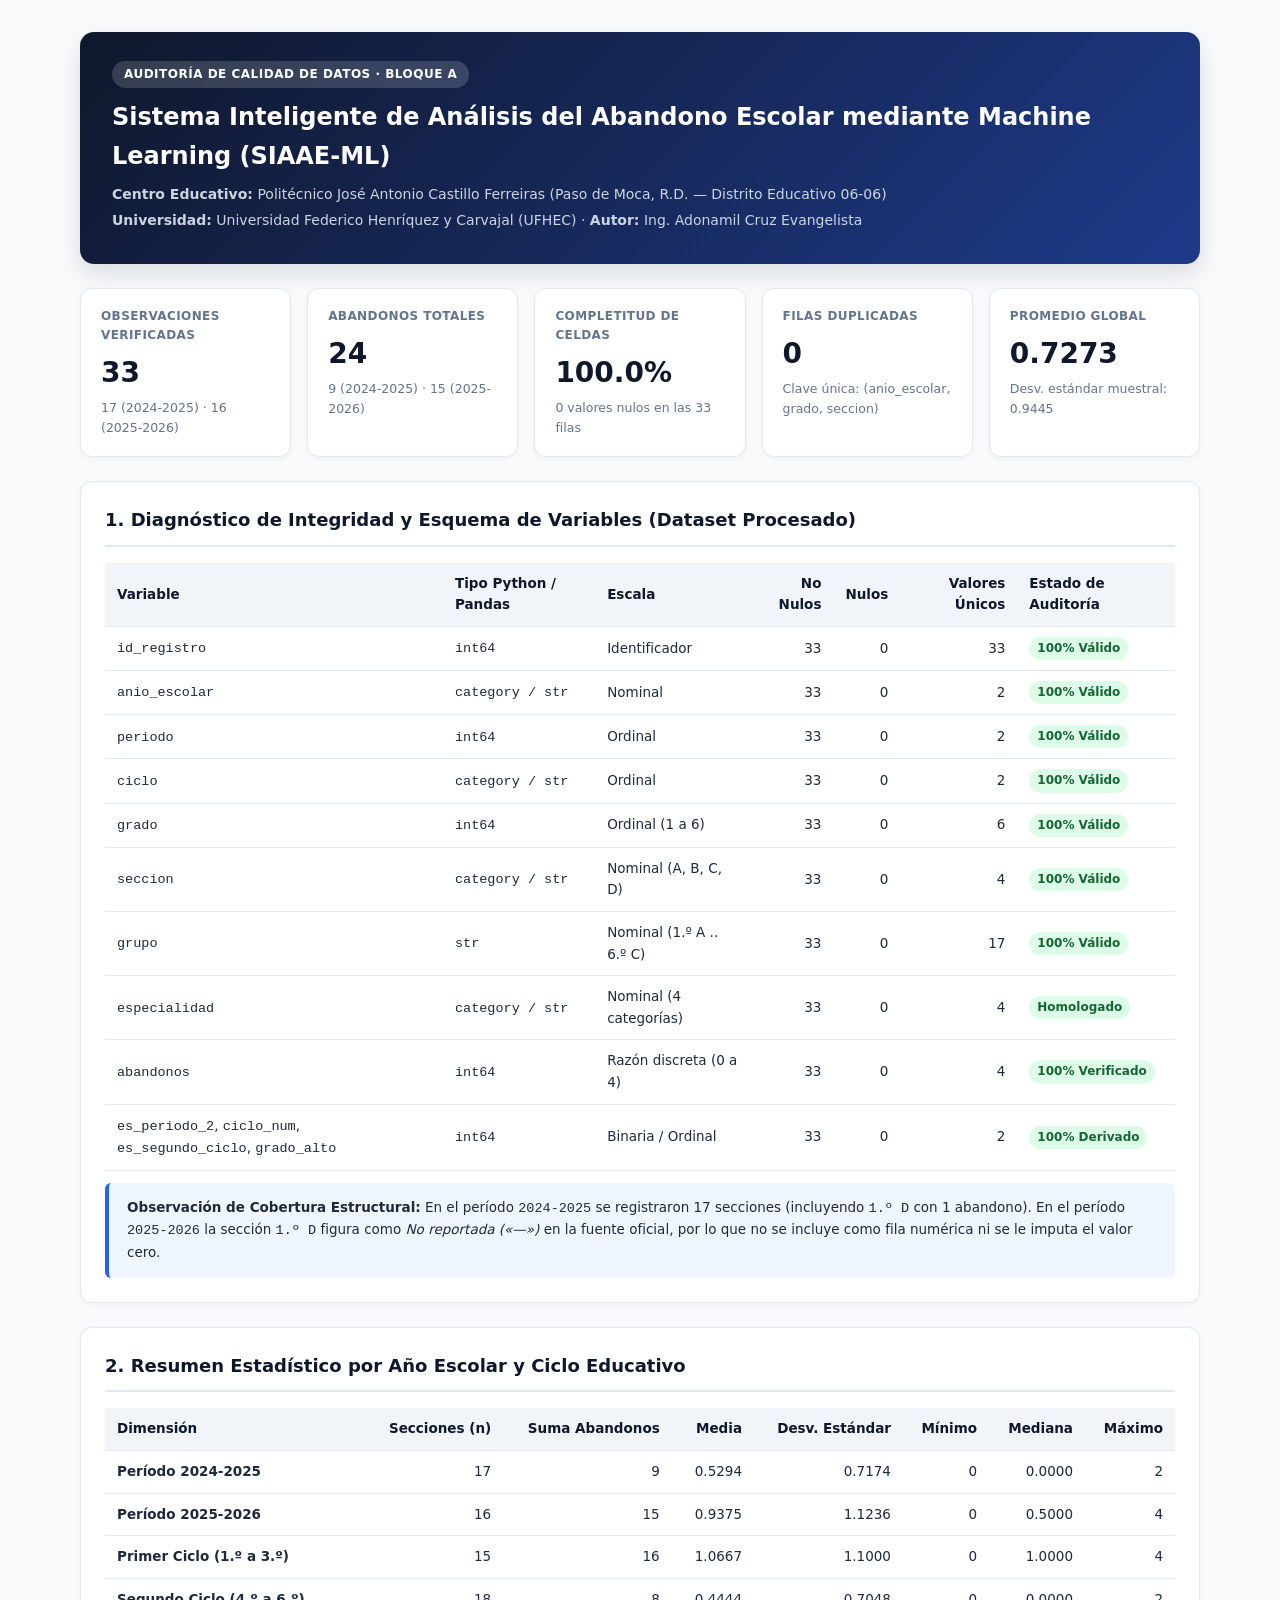
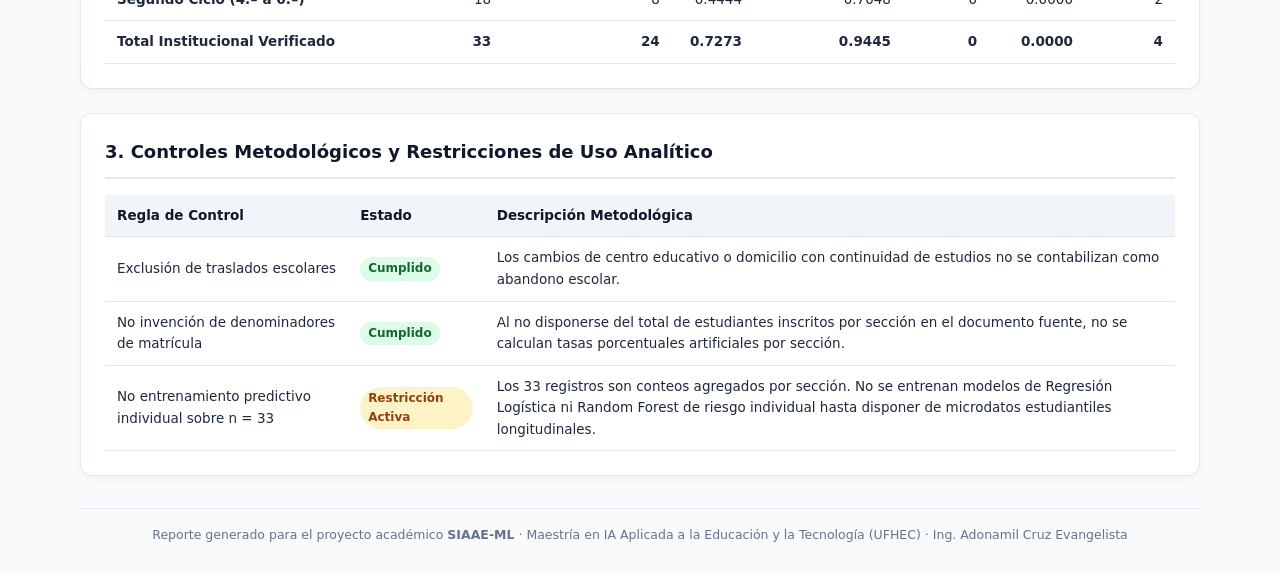
<file: results/reports/reporte_calidad_abandono.html>
<!DOCTYPE html>
<html lang="es">
<head>
  <meta charset="UTF-8">
  <meta name="viewport" content="width=device-width, initial-scale=1.0">
  <title>Reporte de Calidad de Datos — SIAAE-ML (UFHEC)</title>
  <style>
    :root {
      --navy: #0f172a;
      --blue: #1e3a8a;
      --accent: #2563eb;
      --teal: #0d9488;
      --amber: #d97706;
      --bg: #f8fafc;
      --card: #ffffff;
      --border: #e2e8f0;
      --text: #1e293b;
      --muted: #64748b;
    }
    * { box-sizing: border-box; }
    body {
      font-family: 'Segoe UI', system-ui, -apple-system, sans-serif;
      background-color: var(--bg);
      color: var(--text);
      margin: 0;
      padding: 32px 20px;
      line-height: 1.6;
    }
    .container {
      max-width: 1120px;
      margin: 0 auto;
    }
    header {
      background: linear-gradient(135deg, var(--navy) 0%, var(--blue) 100%);
      color: #ffffff;
      padding: 28px 32px;
      border-radius: 14px;
      margin-bottom: 24px;
      box-shadow: 0 10px 25px rgba(15, 23, 42, 0.12);
    }
    header .badge {
      display: inline-block;
      background: rgba(255, 255, 255, 0.16);
      padding: 4px 12px;
      border-radius: 999px;
      font-size: 12px;
      font-weight: 600;
      letter-spacing: 0.5px;
      text-transform: uppercase;
      margin-bottom: 10px;
    }
    header h1 {
      margin: 0 0 8px 0;
      font-size: 24px;
      font-weight: 700;
    }
    header p {
      margin: 4px 0;
      color: #cbd5e1;
      font-size: 14px;
    }
    .kpi-grid {
      display: grid;
      grid-template-columns: repeat(auto-fit, minmax(200px, 1fr));
      gap: 16px;
      margin-bottom: 24px;
    }
    .kpi-card {
      background: var(--card);
      border: 1px solid var(--border);
      border-radius: 12px;
      padding: 18px 20px;
      box-shadow: 0 2px 6px rgba(15, 23, 42, 0.04);
    }
    .kpi-label {
      font-size: 12px;
      text-transform: uppercase;
      letter-spacing: 0.4px;
      color: var(--muted);
      font-weight: 600;
    }
    .kpi-value {
      font-size: 28px;
      font-weight: 700;
      color: var(--navy);
      margin: 6px 0 2px 0;
    }
    .kpi-sub {
      font-size: 12.5px;
      color: var(--muted);
    }
    .section-card {
      background: var(--card);
      border: 1px solid var(--border);
      border-radius: 12px;
      padding: 24px;
      margin-bottom: 24px;
      box-shadow: 0 2px 6px rgba(15, 23, 42, 0.04);
    }
    h2 {
      margin-top: 0;
      font-size: 18px;
      color: var(--navy);
      border-bottom: 2px solid var(--border);
      padding-bottom: 10px;
      margin-bottom: 16px;
    }
    table {
      width: 100%;
      border-collapse: collapse;
      font-size: 13.5px;
      margin-top: 8px;
    }
    th, td {
      padding: 10px 12px;
      text-align: left;
      border-bottom: 1px solid var(--border);
    }
    th {
      background-color: #f1f5f9;
      color: var(--navy);
      font-weight: 600;
    }
    tr:hover {
      background-color: #f8fafc;
    }
    .num {
      text-align: right;
      font-variant-numeric: tabular-nums;
    }
    .status-ok {
      display: inline-block;
      padding: 2px 8px;
      border-radius: 999px;
      background: #dcfce7;
      color: #166534;
      font-weight: 600;
      font-size: 12px;
    }
    .status-warn {
      display: inline-block;
      padding: 2px 8px;
      border-radius: 999px;
      background: #fef3c7;
      color: #92400e;
      font-weight: 600;
      font-size: 12px;
    }
    .alert-box {
      background: #eff6ff;
      border-left: 4px solid var(--accent);
      padding: 14px 18px;
      border-radius: 6px;
      font-size: 13.5px;
      margin-top: 12px;
    }
    footer {
      text-align: center;
      font-size: 12.5px;
      color: var(--muted);
      margin-top: 32px;
      padding-top: 16px;
      border-top: 1px solid var(--border);
    }
  </style>
</head>
<body>
  <div class="container">
    <header>
      <span class="badge">Auditoría de Calidad de Datos · Bloque A</span>
      <h1>Sistema Inteligente de Análisis del Abandono Escolar mediante Machine Learning (SIAAE-ML)</h1>
      <p><strong>Centro Educativo:</strong> Politécnico José Antonio Castillo Ferreiras (Paso de Moca, R.D. — Distrito Educativo 06-06)</p>
      <p><strong>Universidad:</strong> Universidad Federico Henríquez y Carvajal (UFHEC) · <strong>Autor:</strong> Ing. Adonamil Cruz Evangelista</p>
    </header>

    <div class="kpi-grid">
      <div class="kpi-card">
        <div class="kpi-label">Observaciones Verificadas</div>
        <div class="kpi-value">33</div>
        <div class="kpi-sub">17 (2024-2025) · 16 (2025-2026)</div>
      </div>
      <div class="kpi-card">
        <div class="kpi-label">Abandonos Totales</div>
        <div class="kpi-value">24</div>
        <div class="kpi-sub">9 (2024-2025) · 15 (2025-2026)</div>
      </div>
      <div class="kpi-card">
        <div class="kpi-label">Completitud de Celdas</div>
        <div class="kpi-value">100.0%</div>
        <div class="kpi-sub">0 valores nulos en las 33 filas</div>
      </div>
      <div class="kpi-card">
        <div class="kpi-label">Filas Duplicadas</div>
        <div class="kpi-value">0</div>
        <div class="kpi-sub">Clave única: (anio_escolar, grado, seccion)</div>
      </div>
      <div class="kpi-card">
        <div class="kpi-label">Promedio Global</div>
        <div class="kpi-value">0.7273</div>
        <div class="kpi-sub">Desv. estándar muestral: 0.9445</div>
      </div>
    </div>

    <div class="section-card">
      <h2>1. Diagnóstico de Integridad y Esquema de Variables (Dataset Procesado)</h2>
      <table>
        <thead>
          <tr>
            <th>Variable</th>
            <th>Tipo Python / Pandas</th>
            <th>Escala</th>
            <th class="num">No Nulos</th>
            <th class="num">Nulos</th>
            <th class="num">Valores Únicos</th>
            <th>Estado de Auditoría</th>
          </tr>
        </thead>
        <tbody>
          <tr>
            <td><code>id_registro</code></td>
            <td><code>int64</code></td>
            <td>Identificador</td>
            <td class="num">33</td>
            <td class="num">0</td>
            <td class="num">33</td>
            <td><span class="status-ok">100% Válido</span></td>
          </tr>
          <tr>
            <td><code>anio_escolar</code></td>
            <td><code>category / str</code></td>
            <td>Nominal</td>
            <td class="num">33</td>
            <td class="num">0</td>
            <td class="num">2</td>
            <td><span class="status-ok">100% Válido</span></td>
          </tr>
          <tr>
            <td><code>periodo</code></td>
            <td><code>int64</code></td>
            <td>Ordinal</td>
            <td class="num">33</td>
            <td class="num">0</td>
            <td class="num">2</td>
            <td><span class="status-ok">100% Válido</span></td>
          </tr>
          <tr>
            <td><code>ciclo</code></td>
            <td><code>category / str</code></td>
            <td>Ordinal</td>
            <td class="num">33</td>
            <td class="num">0</td>
            <td class="num">2</td>
            <td><span class="status-ok">100% Válido</span></td>
          </tr>
          <tr>
            <td><code>grado</code></td>
            <td><code>int64</code></td>
            <td>Ordinal (1 a 6)</td>
            <td class="num">33</td>
            <td class="num">0</td>
            <td class="num">6</td>
            <td><span class="status-ok">100% Válido</span></td>
          </tr>
          <tr>
            <td><code>seccion</code></td>
            <td><code>category / str</code></td>
            <td>Nominal (A, B, C, D)</td>
            <td class="num">33</td>
            <td class="num">0</td>
            <td class="num">4</td>
            <td><span class="status-ok">100% Válido</span></td>
          </tr>
          <tr>
            <td><code>grupo</code></td>
            <td><code>str</code></td>
            <td>Nominal (1.º A .. 6.º C)</td>
            <td class="num">33</td>
            <td class="num">0</td>
            <td class="num">17</td>
            <td><span class="status-ok">100% Válido</span></td>
          </tr>
          <tr>
            <td><code>especialidad</code></td>
            <td><code>category / str</code></td>
            <td>Nominal (4 categorías)</td>
            <td class="num">33</td>
            <td class="num">0</td>
            <td class="num">4</td>
            <td><span class="status-ok">Homologado</span></td>
          </tr>
          <tr>
            <td><code>abandonos</code></td>
            <td><code>int64</code></td>
            <td>Razón discreta (0 a 4)</td>
            <td class="num">33</td>
            <td class="num">0</td>
            <td class="num">4</td>
            <td><span class="status-ok">100% Verificado</span></td>
          </tr>
          <tr>
            <td><code>es_periodo_2</code>, <code>ciclo_num</code>, <code>es_segundo_ciclo</code>, <code>grado_alto</code></td>
            <td><code>int64</code></td>
            <td>Binaria / Ordinal</td>
            <td class="num">33</td>
            <td class="num">0</td>
            <td class="num">2</td>
            <td><span class="status-ok">100% Derivado</span></td>
          </tr>
        </tbody>
      </table>
      <div class="alert-box">
        <strong>Observación de Cobertura Estructural:</strong> En el período <code>2024-2025</code> se registraron 17 secciones (incluyendo <code>1.º D</code> con 1 abandono). En el período <code>2025-2026</code> la sección <code>1.º D</code> figura como <em>No reportada («—»)</em> en la fuente oficial, por lo que no se incluye como fila numérica ni se le imputa el valor cero.
      </div>
    </div>

    <div class="section-card">
      <h2>2. Resumen Estadístico por Año Escolar y Ciclo Educativo</h2>
      <table>
        <thead>
          <tr>
            <th>Dimensión</th>
            <th class="num">Secciones (n)</th>
            <th class="num">Suma Abandonos</th>
            <th class="num">Media</th>
            <th class="num">Desv. Estándar</th>
            <th class="num">Mínimo</th>
            <th class="num">Mediana</th>
            <th class="num">Máximo</th>
          </tr>
        </thead>
        <tbody>
          <tr>
            <td><strong>Período 2024-2025</strong></td>
            <td class="num">17</td>
            <td class="num">9</td>
            <td class="num">0.5294</td>
            <td class="num">0.7174</td>
            <td class="num">0</td>
            <td class="num">0.0000</td>
            <td class="num">2</td>
          </tr>
          <tr>
            <td><strong>Período 2025-2026</strong></td>
            <td class="num">16</td>
            <td class="num">15</td>
            <td class="num">0.9375</td>
            <td class="num">1.1236</td>
            <td class="num">0</td>
            <td class="num">0.5000</td>
            <td class="num">4</td>
          </tr>
          <tr>
            <td><strong>Primer Ciclo (1.º a 3.º)</strong></td>
            <td class="num">15</td>
            <td class="num">16</td>
            <td class="num">1.0667</td>
            <td class="num">1.1000</td>
            <td class="num">0</td>
            <td class="num">1.0000</td>
            <td class="num">4</td>
          </tr>
          <tr>
            <td><strong>Segundo Ciclo (4.º a 6.º)</strong></td>
            <td class="num">18</td>
            <td class="num">8</td>
            <td class="num">0.4444</td>
            <td class="num">0.7048</td>
            <td class="num">0</td>
            <td class="num">0.0000</td>
            <td class="num">2</td>
          </tr>
          <tr>
            <td><strong>Total Institucional Verificado</strong></td>
            <td class="num"><strong>33</strong></td>
            <td class="num"><strong>24</strong></td>
            <td class="num"><strong>0.7273</strong></td>
            <td class="num"><strong>0.9445</strong></td>
            <td class="num"><strong>0</strong></td>
            <td class="num"><strong>0.0000</strong></td>
            <td class="num"><strong>4</strong></td>
          </tr>
        </tbody>
      </table>
    </div>

    <div class="section-card">
      <h2>3. Controles Metodológicos y Restricciones de Uso Analítico</h2>
      <table>
        <thead>
          <tr>
            <th>Regla de Control</th>
            <th>Estado</th>
            <th>Descripción Metodológica</th>
          </tr>
        </thead>
        <tbody>
          <tr>
            <td>Exclusión de traslados escolares</td>
            <td><span class="status-ok">Cumplido</span></td>
            <td>Los cambios de centro educativo o domicilio con continuidad de estudios no se contabilizan como abandono escolar.</td>
          </tr>
          <tr>
            <td>No invención de denominadores de matrícula</td>
            <td><span class="status-ok">Cumplido</span></td>
            <td>Al no disponerse del total de estudiantes inscritos por sección en el documento fuente, no se calculan tasas porcentuales artificiales por sección.</td>
          </tr>
          <tr>
            <td>No entrenamiento predictivo individual sobre n = 33</td>
            <td><span class="status-warn">Restricción Activa</span></td>
            <td>Los 33 registros son conteos agregados por sección. No se entrenan modelos de Regresión Logística ni Random Forest de riesgo individual hasta disponer de microdatos estudiantiles longitudinales.</td>
          </tr>
        </tbody>
      </table>
    </div>

    <footer>
      Reporte generado para el proyecto académico <strong>SIAAE-ML</strong> · Maestría en IA Aplicada a la Educación y la Tecnología (UFHEC) · Ing. Adonamil Cruz Evangelista
    </footer>
  </div>
</body>
</html>
</file>
<file: assets/css/styles.css>
/* ==========================================================================
   SIAAE-ML | Hoja de Estilos Principal (Arquitectura en Capas - Bloque C)
   Universidad Federico Henríquez y Carvajal (UFHEC)
   Maestría en Inteligencia Artificial Aplicada a la Educación y la Tecnología
   Autor: Ing. Adonamil Cruz Evangelista
   ========================================================================== */

:root {
  --navy-950: #020617;
  --navy-900: #0f172a;
  --navy-800: #1e293b;
  --blue-900: #1e3a8a;
  --blue-700: #1d4ed8;
  --blue-600: #2563eb;
  --sky-400: #38bdf8;
  --teal-700: #0f766e;
  --teal-600: #0d9488;
  --amber-600: #d97706;
  --amber-500: #f59e0b;
  --slate-50: #f8fafc;
  --slate-100: #f1f5f9;
  --slate-200: #e2e8f0;
  --slate-300: #cbd5e1;
  --slate-600: #475569;
  --slate-700: #334155;
  --white: #ffffff;
  --radius-lg: 16px;
  --radius-md: 12px;
  --shadow-sm: 0 2px 8px rgba(15, 23, 42, 0.05);
  --shadow-md: 0 10px 25px rgba(15, 23, 42, 0.09);
  --shadow-lg: 0 20px 40px rgba(15, 23, 42, 0.16);
}

* {
  box-sizing: border-box;
  margin: 0;
  padding: 0;
}

html {
  scroll-behavior: smooth;
  font-size: 16px;
}

body {
  font-family: 'Segoe UI', system-ui, -apple-system, BlinkMacSystemFont, Roboto, sans-serif;
  background-color: var(--slate-50);
  color: var(--navy-900);
  line-height: 1.65;
}

/* Barra de Navegación Fija */
.navbar {
  position: sticky;
  top: 0;
  z-index: 1000;
  background: rgba(15, 23, 42, 0.96);
  backdrop-filter: blur(10px);
  border-bottom: 1px solid rgba(255, 255, 255, 0.1);
  padding: 0.75rem 1.5rem;
}

.nav-container {
  max-width: 1280px;
  margin: 0 auto;
  display: flex;
  align-items: center;
  justify-content: space-between;
  gap: 1rem;
  flex-wrap: wrap;
}

.nav-brand {
  color: var(--white);
  text-decoration: none;
  font-weight: 800;
  font-size: 1.15rem;
  display: flex;
  align-items: center;
  gap: 0.55rem;
}

.nav-brand span.tag {
  background: var(--blue-600);
  color: var(--white);
  font-size: 0.72rem;
  padding: 0.18rem 0.55rem;
  border-radius: 999px;
  font-weight: 700;
}

.nav-links {
  display: flex;
  gap: 0.9rem;
  list-style: none;
  flex-wrap: wrap;
}

.nav-links a {
  color: var(--slate-300);
  text-decoration: none;
  font-size: 0.85rem;
  font-weight: 600;
  padding: 0.35rem 0.6rem;
  border-radius: 6px;
  transition: all 0.2s ease;
}

.nav-links a:hover,
.nav-links a.active {
  color: var(--white);
  background: rgba(56, 189, 248, 0.15);
}

/* Sección Hero / Portada */
.hero {
  background: linear-gradient(135deg, var(--navy-950) 0%, var(--navy-900) 45%, var(--blue-900) 100%);
  color: var(--white);
  padding: 4.2rem 1.5rem 3.8rem;
  border-bottom: 4px solid var(--teal-600);
}

.hero-grid {
  max-width: 1280px;
  margin: 0 auto;
  display: grid;
  grid-template-columns: 1.15fr 0.85fr;
  gap: 2.5rem;
  align-items: center;
}

.badge-ufhec {
  display: inline-block;
  background: rgba(56, 189, 248, 0.16);
  border: 1px solid rgba(56, 189, 248, 0.4);
  color: var(--sky-400);
  font-size: 0.78rem;
  font-weight: 700;
  text-transform: uppercase;
  letter-spacing: 0.05em;
  padding: 0.35rem 0.9rem;
  border-radius: 999px;
  margin-bottom: 1rem;
}

.hero h1 {
  font-size: 2.35rem;
  font-weight: 800;
  line-height: 1.2;
  margin-bottom: 1rem;
  color: var(--white);
}

.hero p.lead {
  font-size: 1.05rem;
  color: var(--slate-300);
  margin-bottom: 1.25rem;
}

.meta-pills {
  display: flex;
  flex-wrap: wrap;
  gap: 0.65rem;
  margin-bottom: 1.6rem;
}

.meta-pill {
  background: rgba(255, 255, 255, 0.08);
  border: 1px solid rgba(255, 255, 255, 0.15);
  color: var(--slate-200);
  padding: 0.4rem 0.85rem;
  border-radius: 8px;
  font-size: 0.84rem;
}

.hero-actions {
  display: flex;
  flex-wrap: wrap;
  gap: 0.85rem;
}

.btn {
  display: inline-flex;
  align-items: center;
  gap: 0.5rem;
  padding: 0.72rem 1.35rem;
  border-radius: 10px;
  font-weight: 700;
  font-size: 0.92rem;
  text-decoration: none;
  transition: transform 0.15s ease, box-shadow 0.2s ease;
  cursor: pointer;
  border: none;
}

.btn:hover {
  transform: translateY(-2px);
  box-shadow: var(--shadow-md);
}

.btn-primary {
  background: linear-gradient(135deg, var(--blue-600), var(--teal-600));
  color: var(--white);
}

.btn-secondary {
  background: rgba(255, 255, 255, 0.12);
  color: var(--white);
  border: 1px solid rgba(255, 255, 255, 0.25);
}

.btn-amber {
  background: var(--amber-600);
  color: var(--white);
}

.hero-visual img {
  width: 100%;
  height: auto;
  border-radius: var(--radius-lg);
  box-shadow: var(--shadow-lg);
}

/* Contenedores de Sección */
.section {
  padding: 4rem 1.5rem;
  max-width: 1280px;
  margin: 0 auto;
}

.section-alt {
  background-color: var(--slate-100);
  border-top: 1px solid var(--slate-200);
  border-bottom: 1px solid var(--slate-200);
}

.section-header {
  margin-bottom: 2.2rem;
}

.section-num {
  display: inline-block;
  font-size: 0.76rem;
  font-weight: 800;
  text-transform: uppercase;
  letter-spacing: 0.06em;
  color: var(--blue-600);
  background: #dbeafe;
  padding: 0.25rem 0.75rem;
  border-radius: 999px;
  margin-bottom: 0.5rem;
}

.section-title {
  font-size: 1.85rem;
  font-weight: 800;
  color: var(--navy-900);
  margin-bottom: 0.5rem;
}

.section-desc {
  color: var(--slate-600);
  font-size: 1rem;
  max-width: 880px;
}

/* Cuadrículas y Tarjetas */
.grid-2 {
  display: grid;
  grid-template-columns: repeat(2, 1fr);
  gap: 1.5rem;
}

.grid-3 {
  display: grid;
  grid-template-columns: repeat(3, 1fr);
  gap: 1.5rem;
}

.grid-4 {
  display: grid;
  grid-template-columns: repeat(4, 1fr);
  gap: 1.25rem;
}

.card {
  background: var(--white);
  border: 1px solid var(--slate-200);
  border-radius: var(--radius-md);
  padding: 1.5rem;
  box-shadow: var(--shadow-sm);
}

.card h3 {
  font-size: 1.15rem;
  color: var(--navy-900);
  margin-bottom: 0.65rem;
}

.card p {
  font-size: 0.94rem;
  color: var(--slate-700);
}

.card-accent-blue { border-top: 4px solid var(--blue-600); }
.card-accent-teal { border-top: 4px solid var(--teal-600); }
.card-accent-amber { border-top: 4px solid var(--amber-600); }
.card-accent-navy { border-top: 4px solid var(--navy-900); }

/* Tarjetas KPI */
.kpi-box {
  background: var(--white);
  border: 1px solid var(--slate-200);
  border-left: 5px solid var(--blue-900);
  border-radius: var(--radius-md);
  padding: 1.25rem;
  box-shadow: var(--shadow-sm);
}

.kpi-box .label {
  font-size: 0.75rem;
  text-transform: uppercase;
  font-weight: 700;
  color: var(--slate-600);
}

.kpi-box .value {
  font-size: 2rem;
  font-weight: 800;
  color: var(--navy-900);
  margin: 0.25rem 0;
}

.kpi-box .sub {
  font-size: 0.84rem;
  color: var(--slate-600);
}

/* Alertas Metodológicas */
.callout {
  padding: 1.15rem 1.35rem;
  border-radius: 10px;
  margin: 1.25rem 0;
  font-size: 0.94rem;
}

.callout-info {
  background: #eff6ff;
  border-left: 5px solid var(--blue-600);
  color: #1e3a8a;
}

.callout-warn {
  background: #fffbeb;
  border-left: 5px solid var(--amber-600);
  color: #78350f;
}

/* Tablas Académicas */
.table-wrapper {
  overflow-x: auto;
  background: var(--white);
  border: 1px solid var(--slate-200);
  border-radius: var(--radius-md);
  box-shadow: var(--shadow-sm);
  margin-top: 1rem;
}

table.academic-table {
  width: 100%;
  border-collapse: collapse;
  font-size: 0.9rem;
}

table.academic-table th,
table.academic-table td {
  padding: 0.75rem 1rem;
  border-bottom: 1px solid var(--slate-200);
  text-align: left;
}

table.academic-table th {
  background: var(--navy-900);
  color: var(--white);
  font-weight: 700;
  white-space: nowrap;
}

table.academic-table tr:nth-child(even) {
  background: var(--slate-50);
}

table.academic-table tr:hover {
  background: #eff6ff;
}

.num-col {
  text-align: right !important;
  font-variant-numeric: tabular-nums;
}

/* Barra de Filtros Interactivos JS */
.filter-bar {
  display: flex;
  flex-wrap: wrap;
  gap: 1rem;
  background: var(--white);
  padding: 1.1rem 1.25rem;
  border-radius: var(--radius-md);
  border: 1px solid var(--slate-200);
  margin-bottom: 1rem;
  align-items: flex-end;
}

.filter-group {
  display: flex;
  flex-direction: column;
  gap: 0.35rem;
  min-width: 180px;
}

.filter-group label {
  font-size: 0.78rem;
  font-weight: 700;
  color: var(--slate-700);
  text-transform: uppercase;
}

.filter-group select {
  padding: 0.55rem 0.75rem;
  border-radius: 8px;
  border: 1px solid var(--slate-300);
  font-size: 0.9rem;
  background: var(--slate-50);
  color: var(--navy-900);
}

/* Galería de Gráficos SVG Verificados */
.figure-card {
  background: var(--white);
  border: 1px solid var(--slate-200);
  border-radius: var(--radius-md);
  padding: 1.25rem;
  box-shadow: var(--shadow-sm);
  display: flex;
  flex-direction: column;
  gap: 0.85rem;
}

.figure-card img {
  width: 100%;
  height: auto;
  border-radius: 8px;
  border: 1px solid var(--slate-100);
}

.figure-caption {
  font-size: 0.88rem;
  color: var(--slate-700);
  background: var(--slate-50);
  padding: 0.75rem 0.95rem;
  border-radius: 8px;
  border-left: 3px solid var(--teal-600);
}

/* Espacio Reservado para Video BRAG */
.video-placeholder {
  background: linear-gradient(135deg, #0f172a 0%, #1e293b 100%);
  color: var(--white);
  border: 2px dashed var(--sky-400);
  border-radius: var(--radius-lg);
  padding: 2.5rem 2rem;
  text-align: center;
}

.video-placeholder h3 {
  font-size: 1.4rem;
  margin-bottom: 0.65rem;
  color: var(--sky-400);
}

/* Pie de Página */
footer.site-footer {
  background: var(--navy-950);
  color: var(--slate-300);
  padding: 3rem 1.5rem;
  border-top: 4px solid var(--blue-600);
  font-size: 0.9rem;
}

.footer-inner {
  max-width: 1280px;
  margin: 0 auto;
  display: flex;
  justify-content: space-between;
  flex-wrap: wrap;
  gap: 2rem;
}

/* Responsividad */
@media (max-width: 992px) {
  .hero-grid,
  .grid-2,
  .grid-3,
  .grid-4 {
    grid-template-columns: 1fr;
  }
  .hero h1 {
    font-size: 1.85rem;
  }
}
</file>
